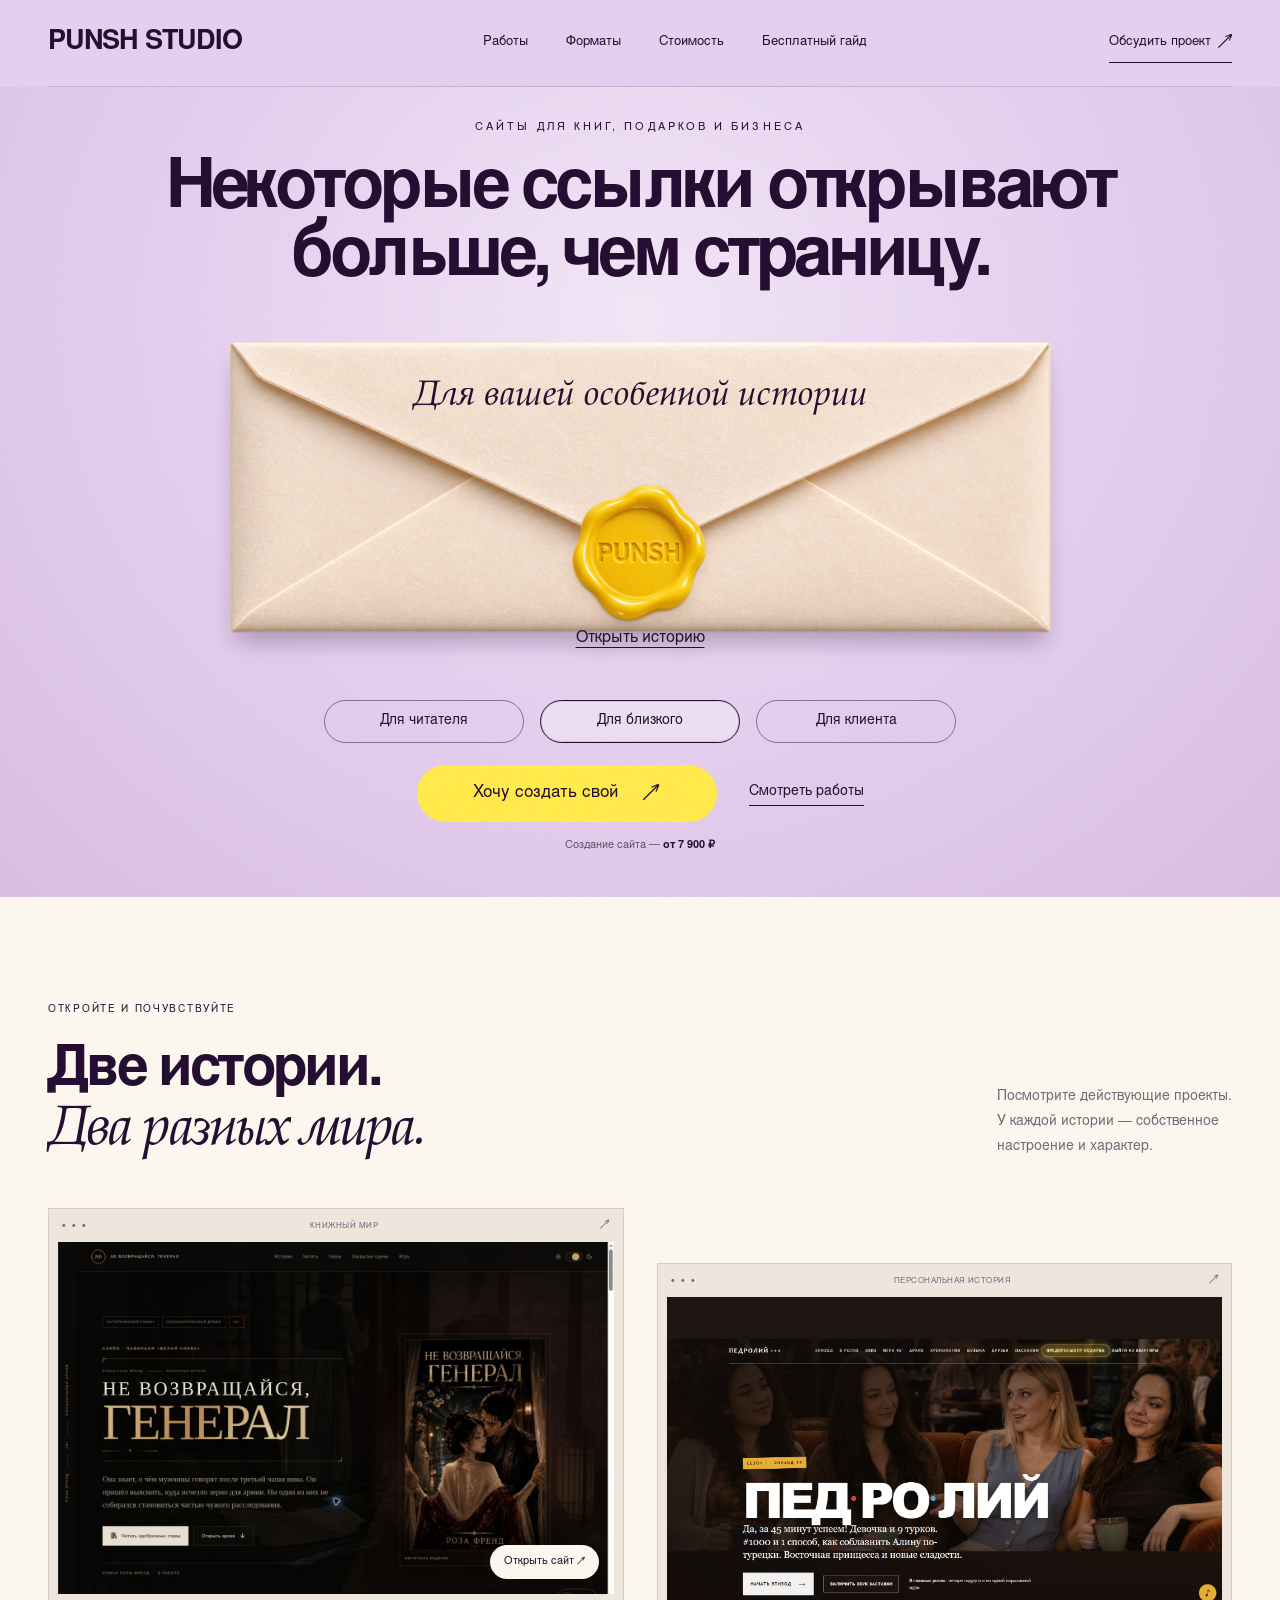
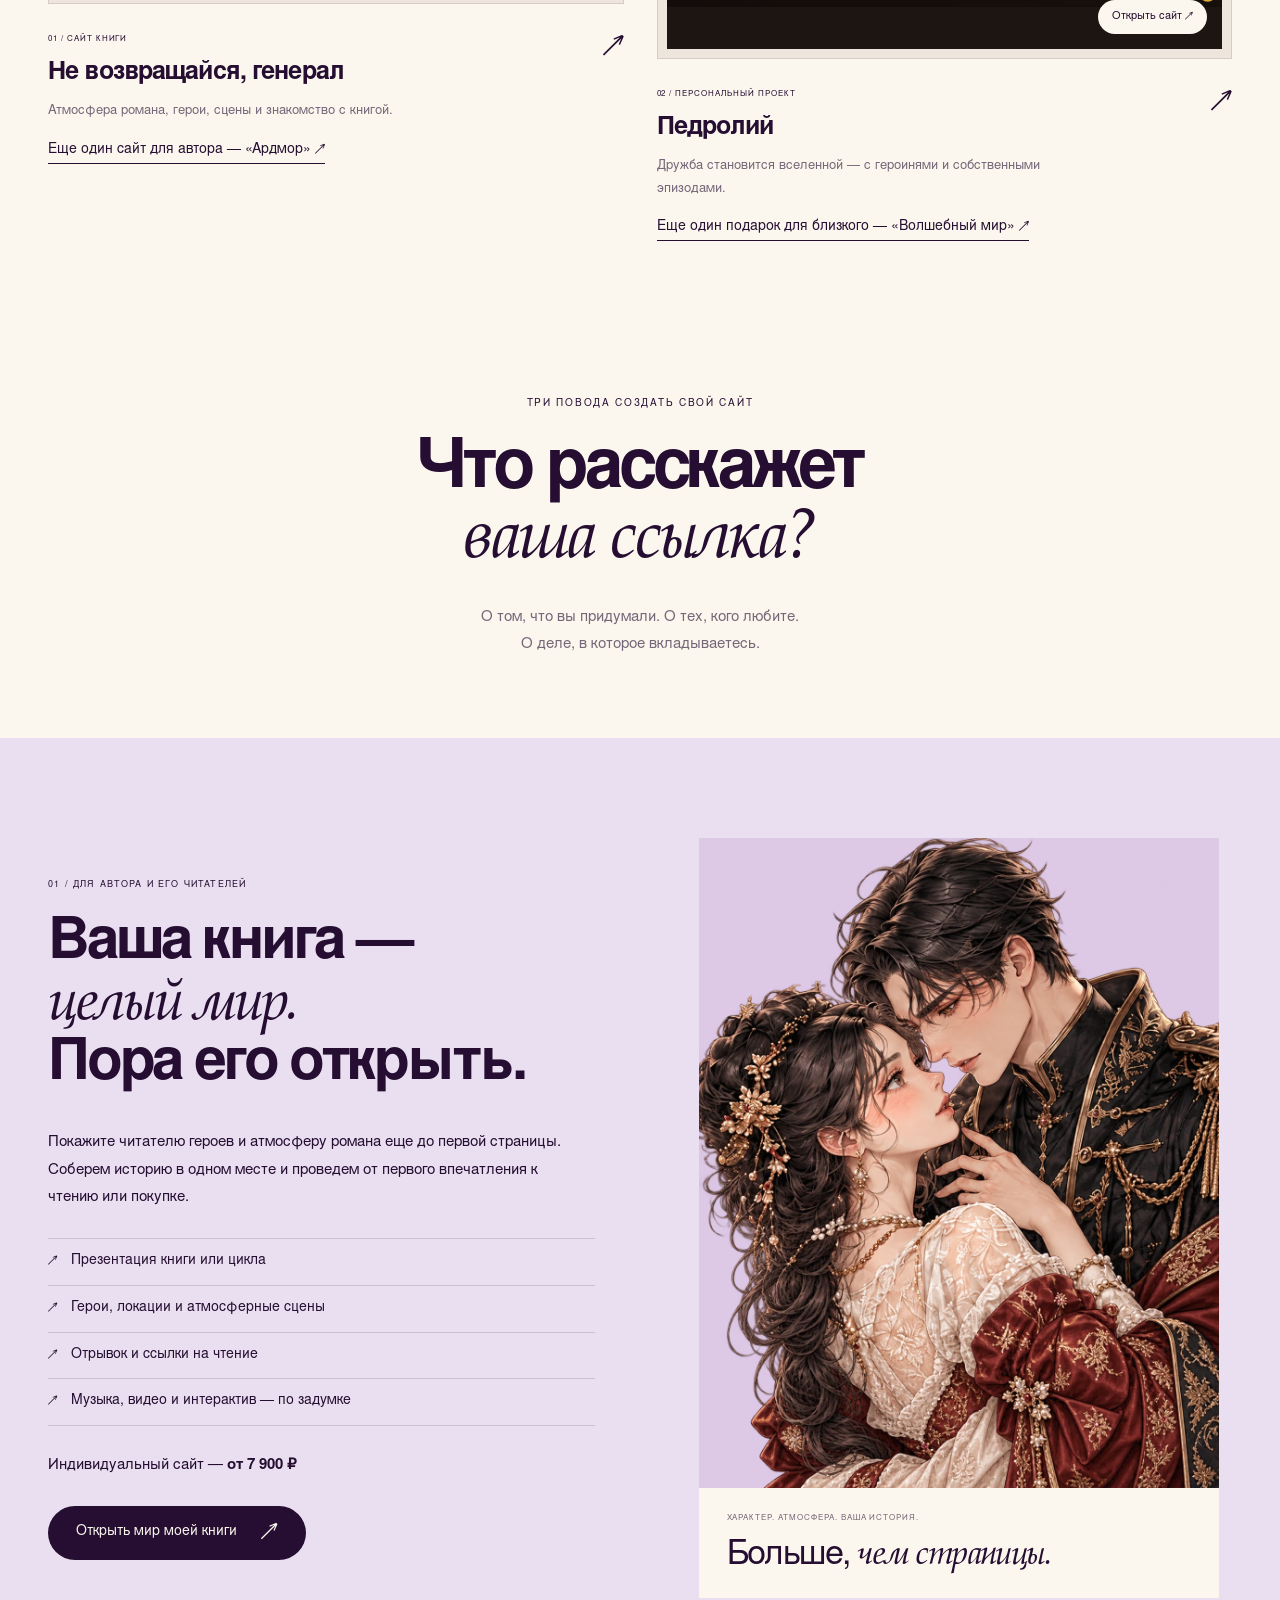
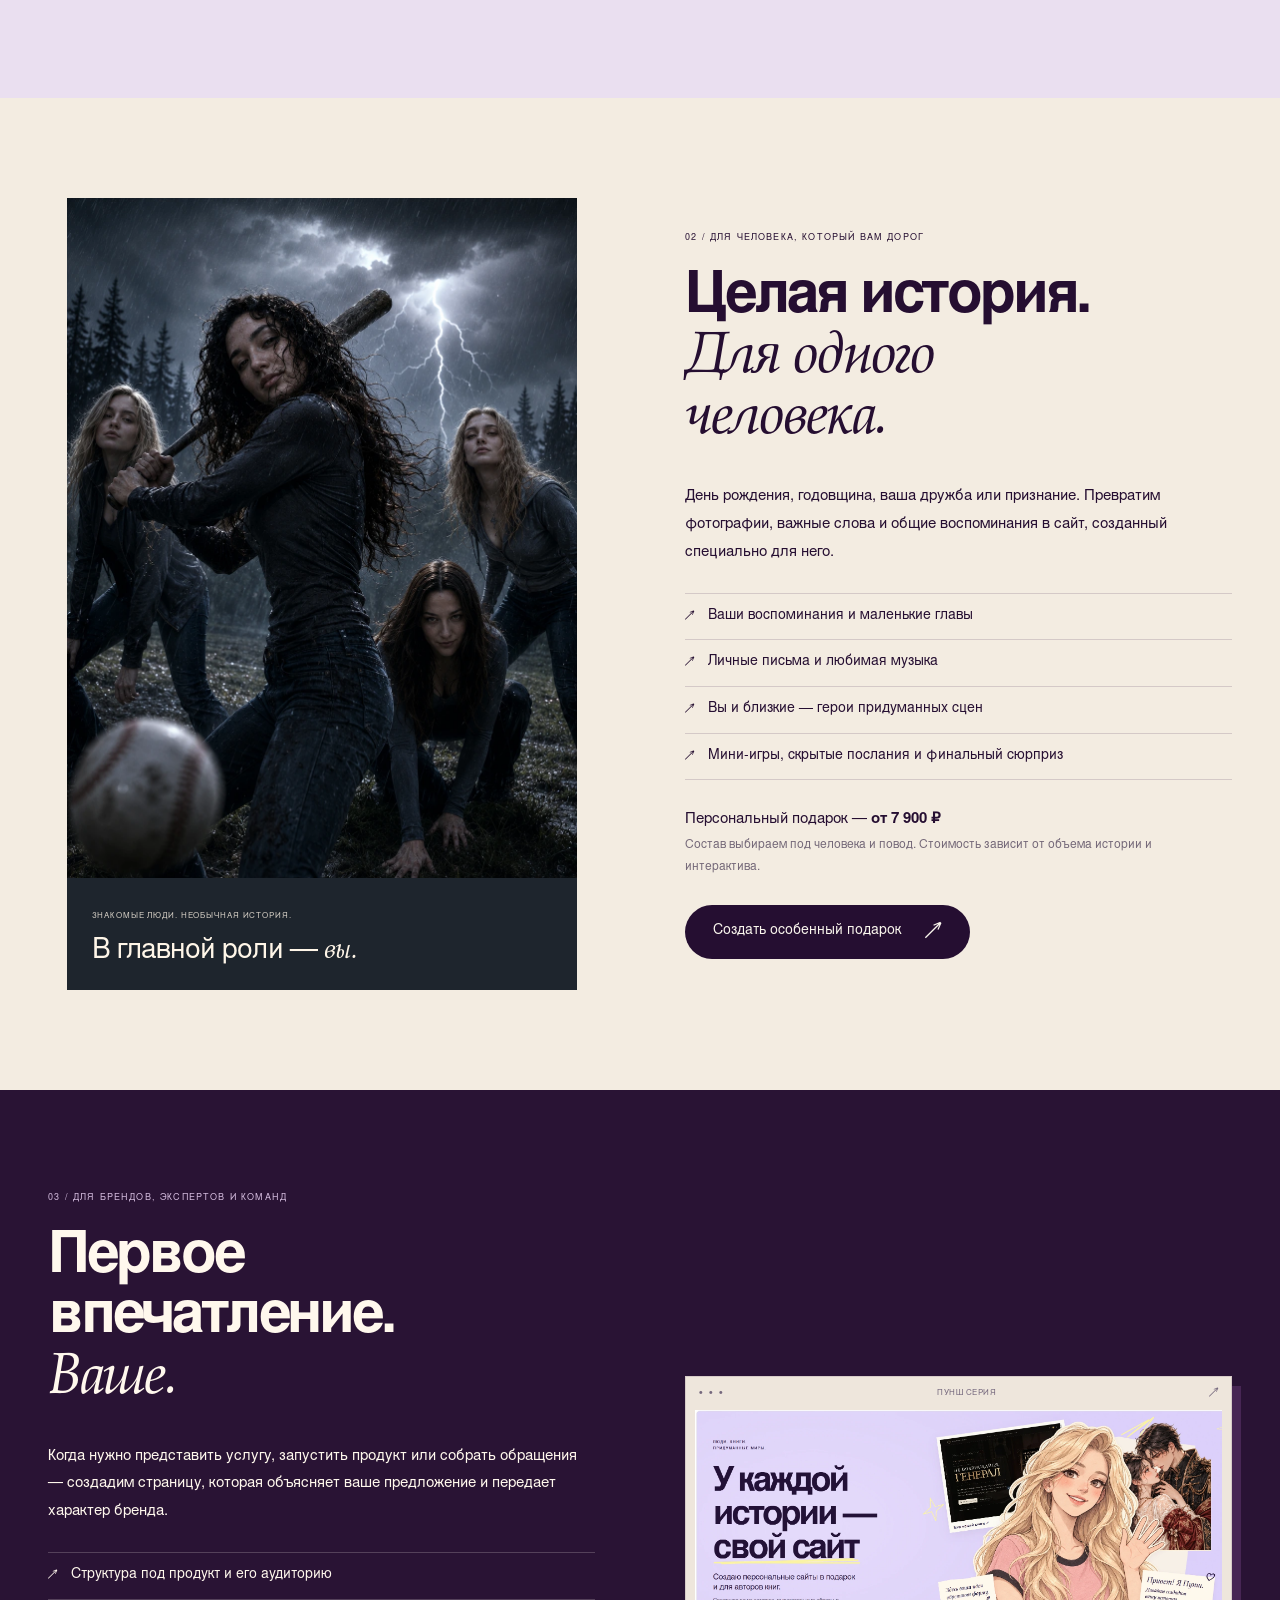
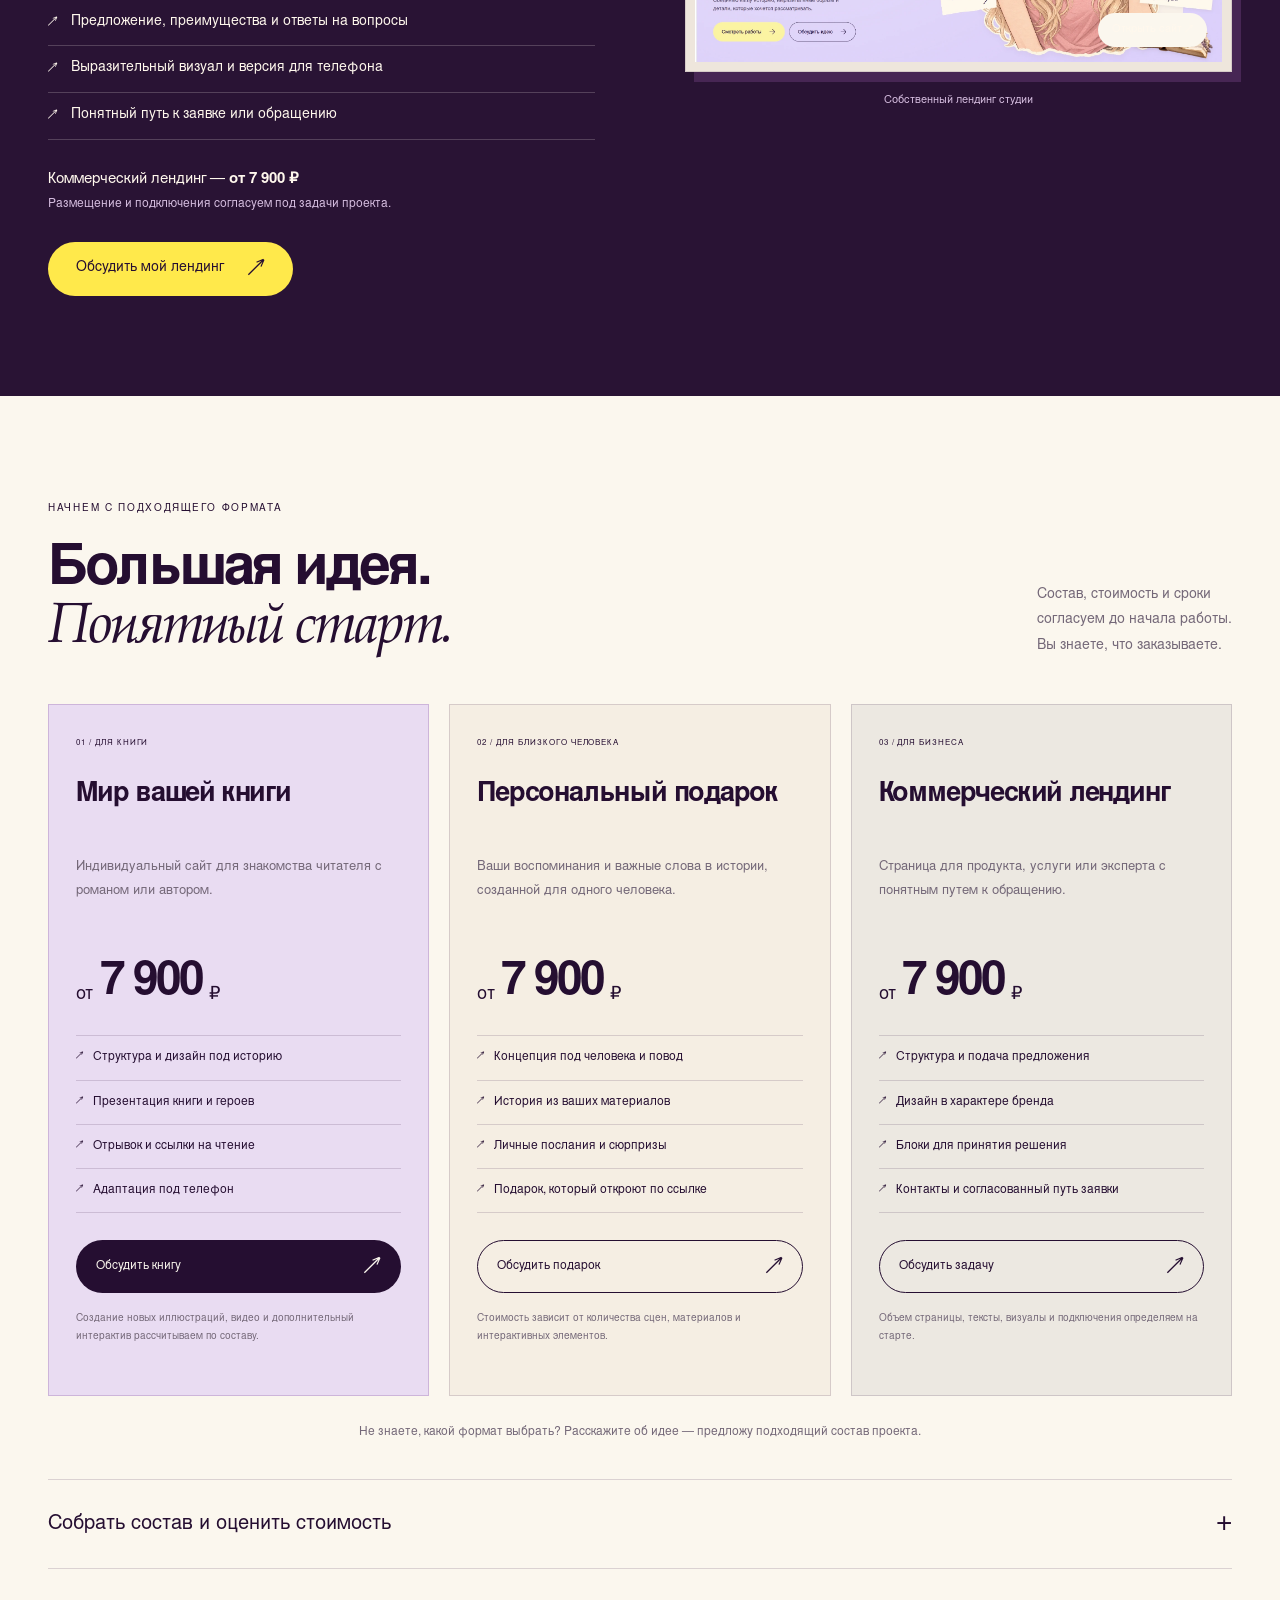
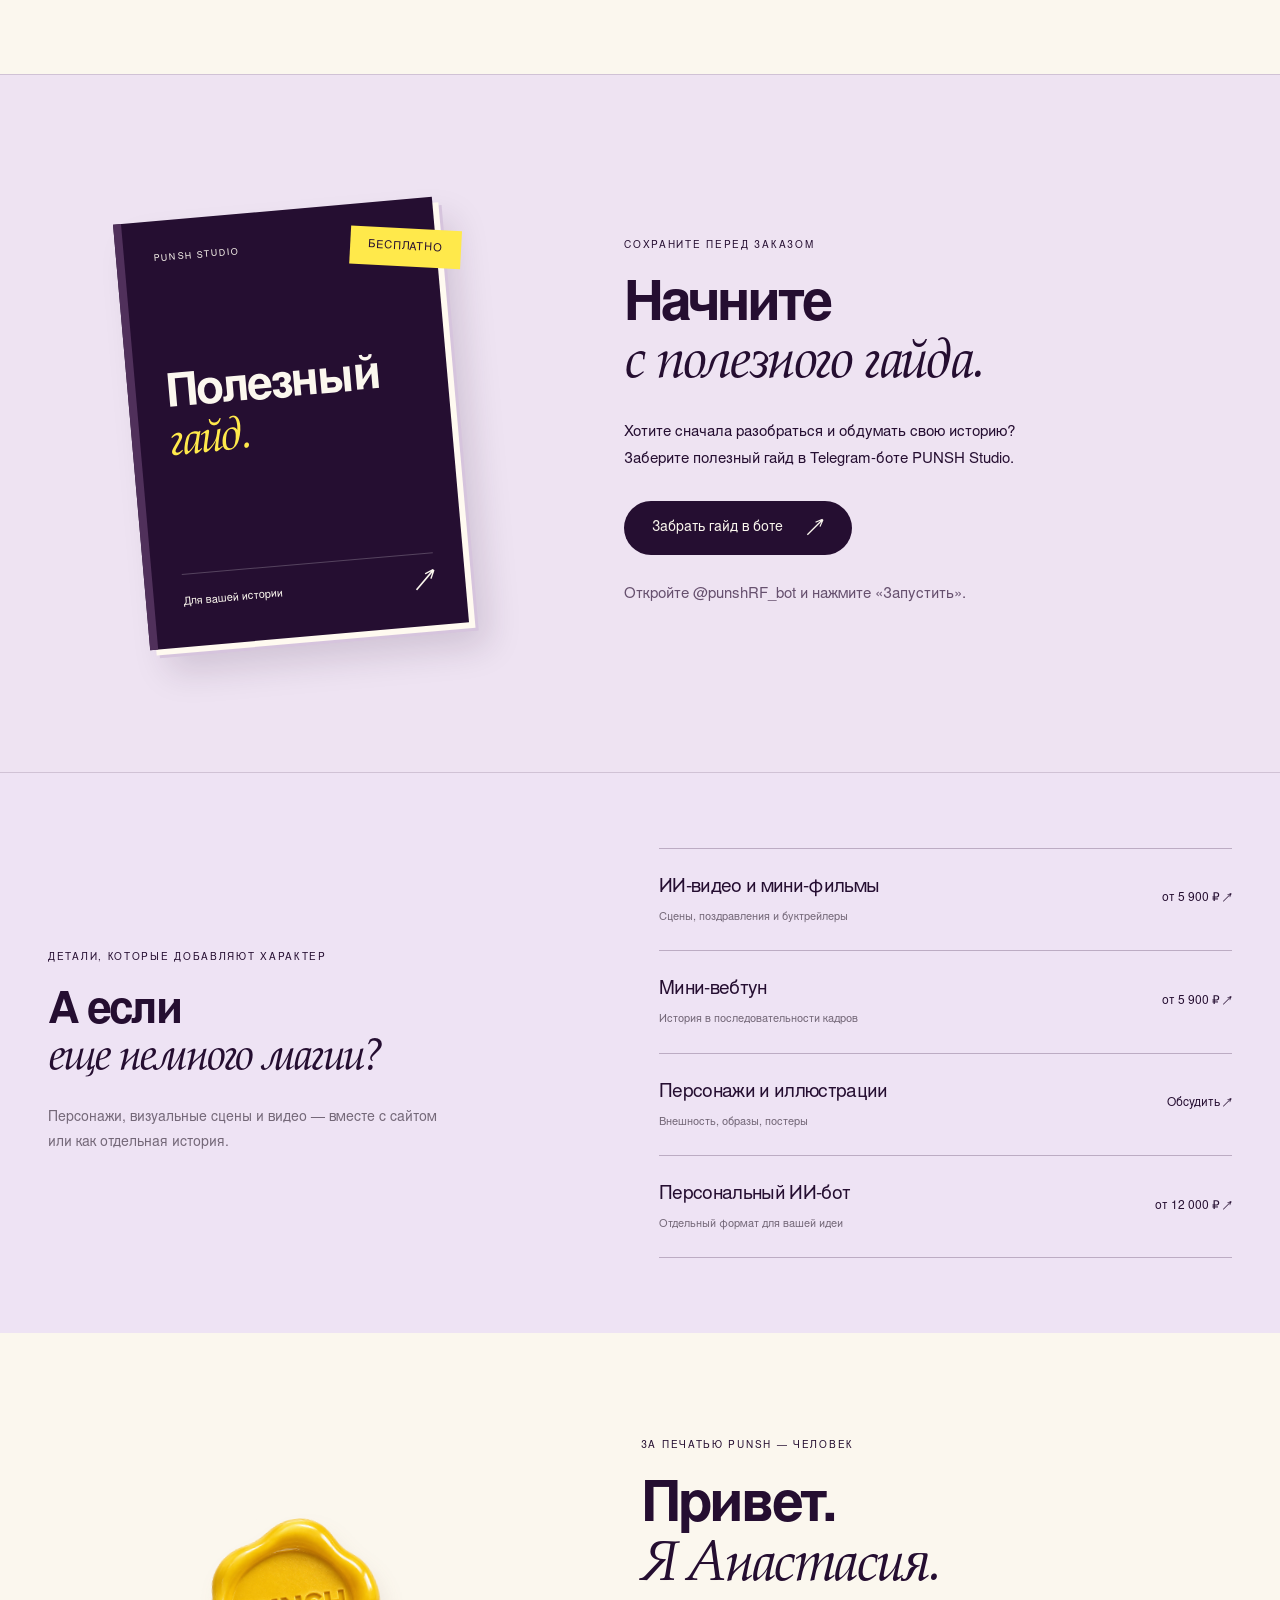
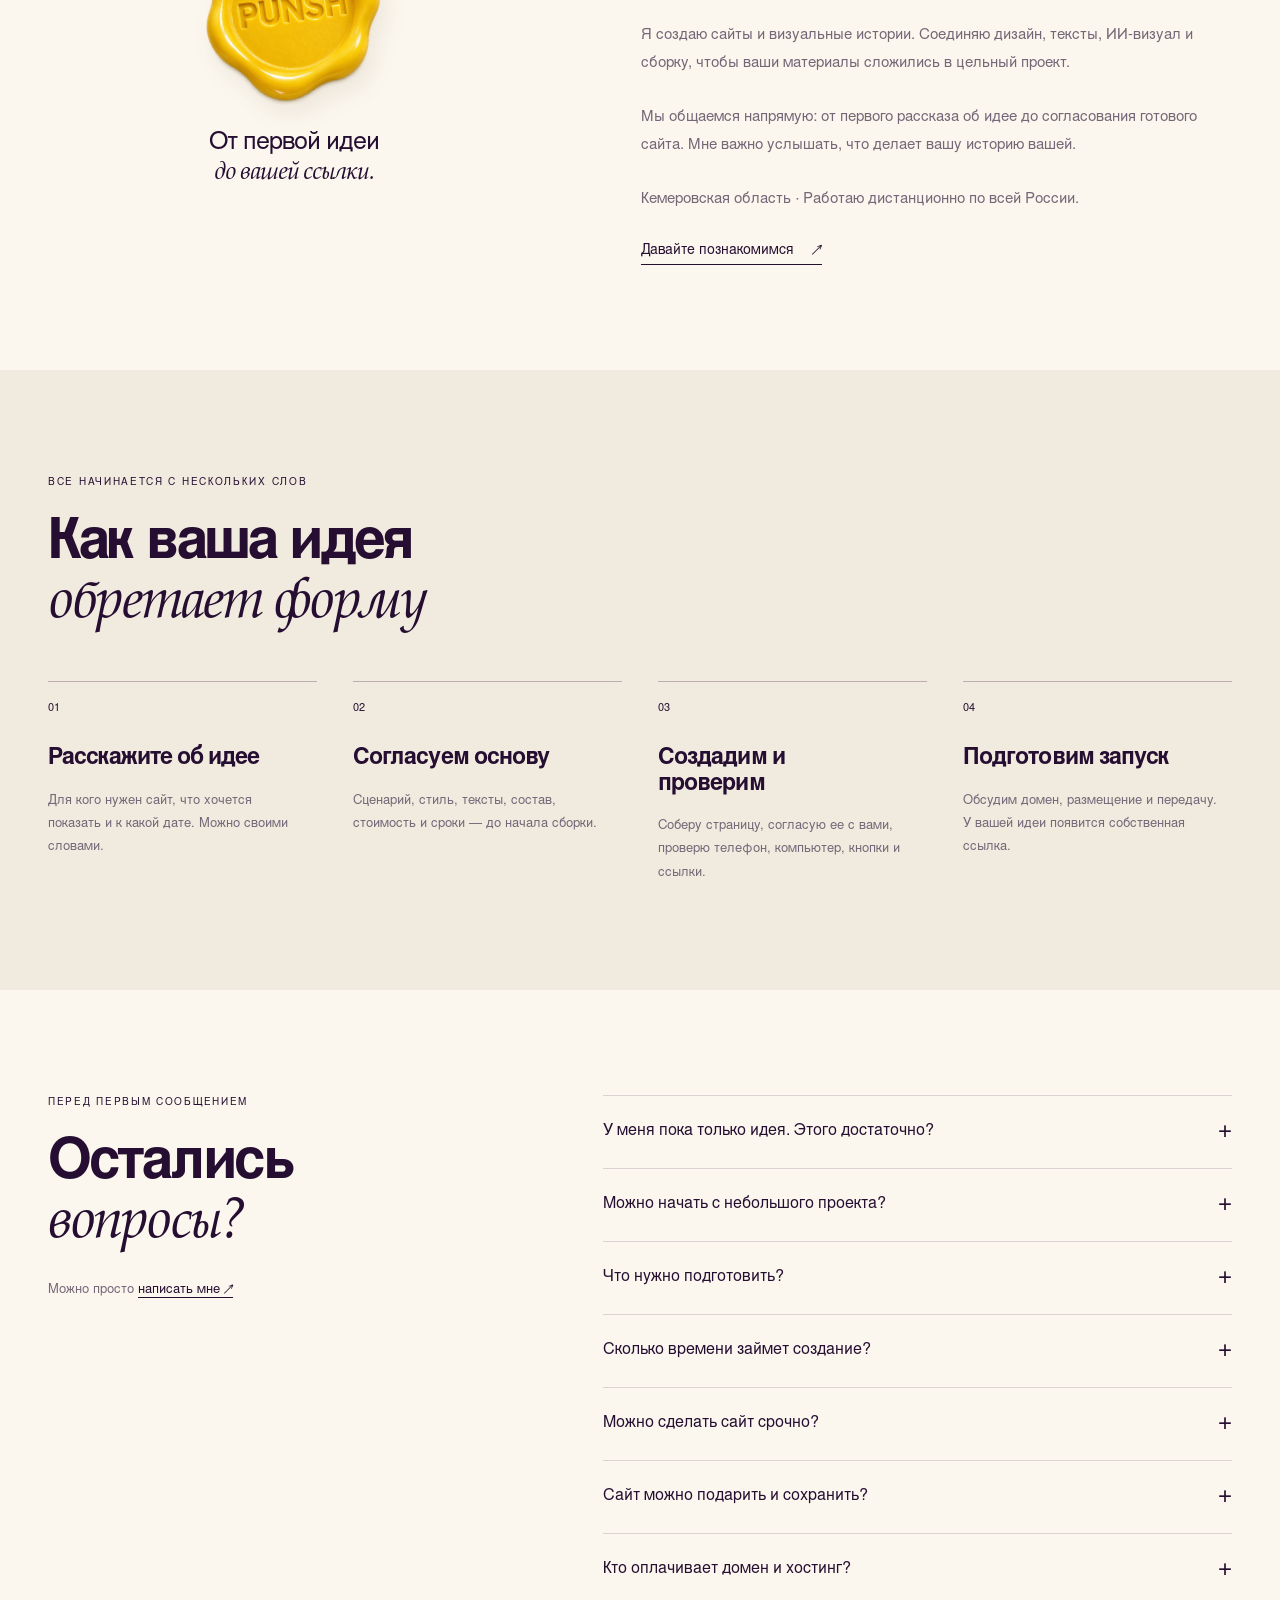
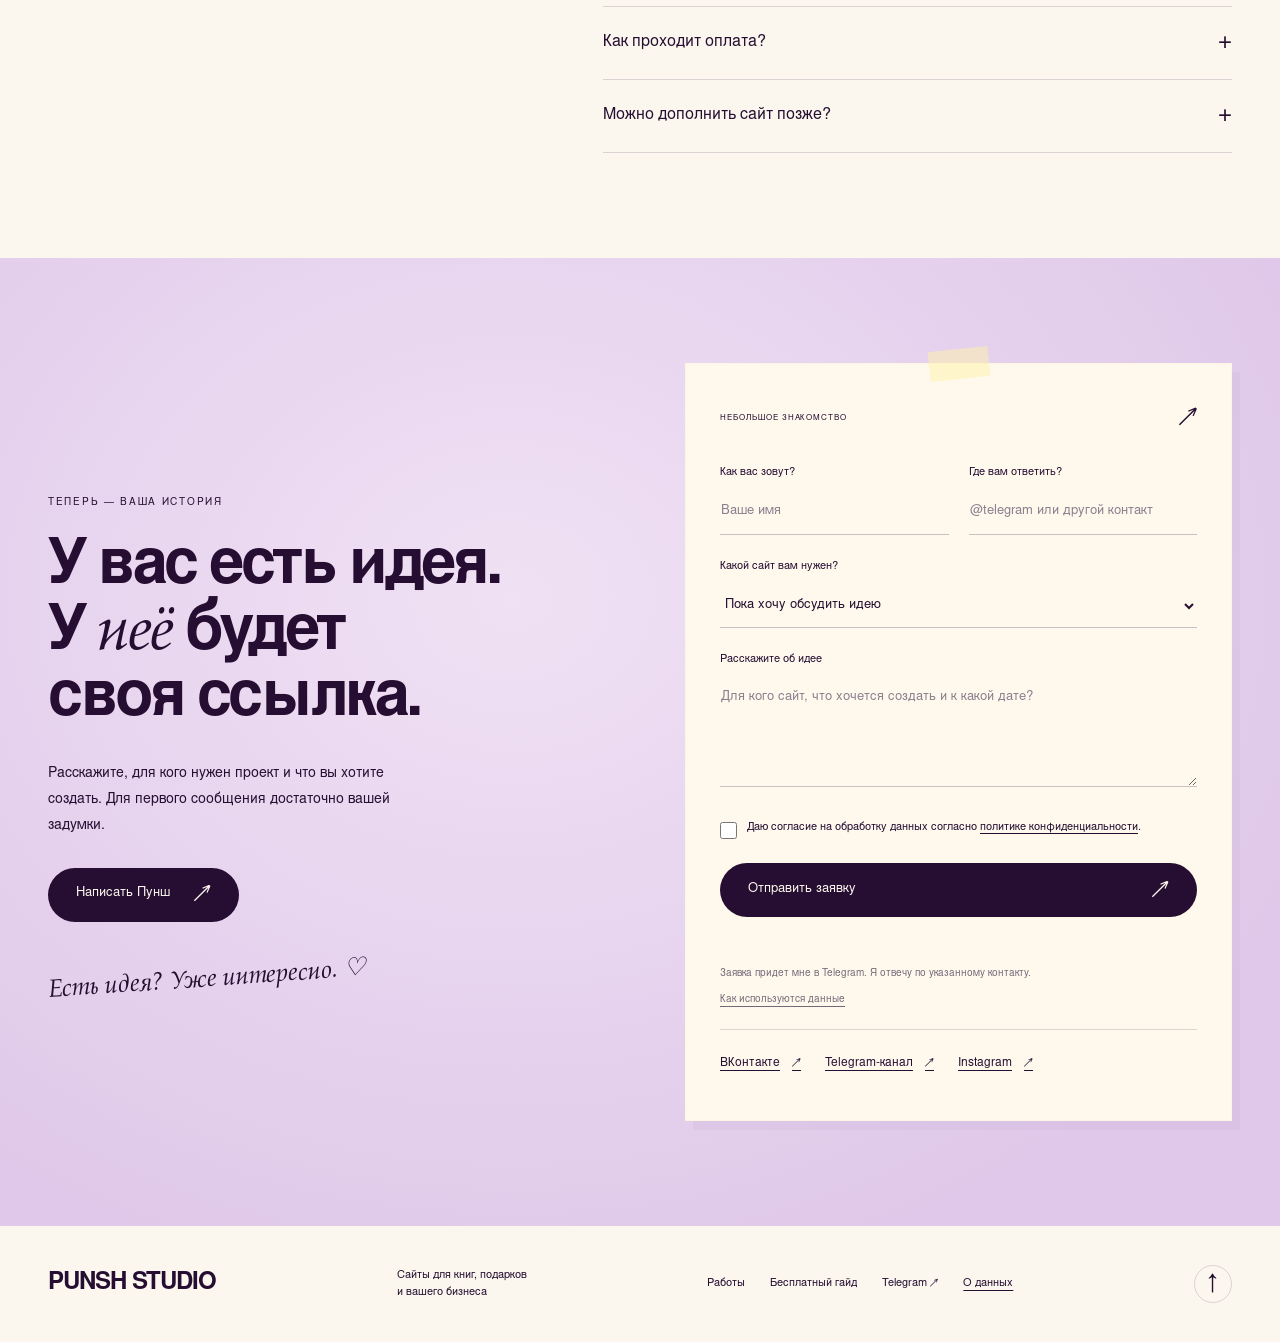
<file: index.html>
<!doctype html>
<html lang="ru">
<head>
<meta charset="utf-8"><meta name="viewport" content="width=device-width,initial-scale=1">
<title>PUNSH STUDIO — особенная история по вашей ссылке</title>
<meta name="description" content="Сайты для книг, персональные сайты-подарки и коммерческие лендинги — от 7 900 ₽. Откройте историю с печатью PUNSH.">
<meta name="theme-color" content="#e4cfee"><meta property="og:title" content="Некоторые ссылки открывают больше, чем страницу — PUNSH STUDIO"><meta property="og:description" content="Сайты для книг, особенных подарков и вашего бизнеса. Начнем с вашей истории."><meta property="og:type" content="website"><meta property="og:locale" content="ru_RU">
<link rel="icon" href="favicon.ico"><link rel="icon" type="image/svg+xml" href="assets/favicon.svg"><link rel="apple-touch-icon" href="assets/apple-touch-icon.png">
<link rel="preload" as="font" type="font/woff" crossorigin href="assets/studio-sans.woff"><link rel="preload" as="font" type="font/woff" crossorigin href="assets/studio-bold.woff">
<link rel="preload" as="image" href="assets/envelope-paper.webp"><link rel="preload" as="image" href="assets/punsh-seal.webp">
<link rel="stylesheet" href="envelope.css?v=book-frame-2"><script defer src="config.js"></script><script defer src="envelope.js"></script>
</head>
<body>
<a class="skip-link" href="#main">К содержанию</a>
<div class="header-world" id="top">
<header class="header wrap"><a class="brand" href="#top" aria-label="PUNSH STUDIO — на главную">PUNSH <span>STUDIO</span></a><nav class="nav" id="navigation" aria-label="Главное меню"><a href="#works">Работы</a><a href="#formats">Форматы</a><a href="#pricing">Стоимость</a><a href="#guide">Бесплатный гайд</a></nav><a class="header-contact" href="#contact">Обсудить проект <span aria-hidden="true" class="arrow">↗</span></a><button type="button" class="menu-toggle" aria-expanded="false" aria-controls="navigation" aria-label="Открыть меню"><span></span><span></span></button></header></div>
<main id="main">
<div class="invitation-world">
<section class="invitation-hero wrap" aria-labelledby="hero-title">
<div class="hero-intro"><p class="eyebrow">Сайты для книг, подарков и бизнеса</p><h1 id="hero-title">Некоторые ссылки открывают <span>больше, чем страницу.</span></h1></div>
<div class="envelope-stage" id="envelope-stage">
  <div class="envelope-letter">
    <div class="envelope-physical" aria-hidden="true"><div class="envelope-back"></div><img class="envelope-pocket" src="assets/envelope-paper.webp" width="2002" height="786" alt="" fetchpriority="high"><img class="envelope-flap" src="assets/envelope-paper.webp" width="2002" height="786" alt=""><p class="envelope-address" id="envelope-address">Для вашей особенной истории</p></div>
    <button type="button" class="seal-button" id="open-story" aria-controls="story-preview" aria-expanded="false"><img src="assets/punsh-seal.webp" width="1254" height="1254" alt="" fetchpriority="high"><span>Открыть историю</span></button>
  </div>
  <article class="story-preview" id="story-preview" aria-labelledby="demo-title" hidden>
    <button type="button" class="close-story" id="close-story" aria-label="Закрыть историю">×</button>
    <div class="demo-visual"><img id="demo-image" src="assets/envelope-gift-cover.webp" width="1122" height="1402" alt="Педролий — четыре подруги на диване"></div>
    <div class="demo-copy"><p class="eyebrow" id="demo-eyebrow">Для вашего близкого человека</p><h2 id="demo-title" tabindex="-1">Эта история — <br>про вас.</h2><p id="demo-description">Ваша дружба, общие воспоминания и вы сами — герои отдельного мира. Такой подарок можно открыть одной ссылкой.</p><button type="button" class="button button-dark" id="demo-order">Хочу похожий подарок <span aria-hidden="true" class="arrow">↗</span></button><a class="demo-project-link" id="demo-project-link" href="https://pedroliy.пуншсерия.рф/" target="_blank" rel="noopener noreferrer">Открыть сайт-пример ↗</a><a class="demo-project-link" id="demo-ardmore-link" href="https://ardmore.пуншсерия.рф/" target="_blank" rel="noopener noreferrer" hidden>Открыть «Ардмор» ↗</a><a class="demo-project-link" id="demo-magic-link" href="https://волшебныймирлс.пуншсерия.рф/" target="_blank" rel="noopener noreferrer">Открыть «Волшебный мир» ↗</a><span class="demo-visual-caption" id="demo-visual-caption">Персональный проект / Педролий</span></div>
  </article>
</div>
<div class="hero-below"><div class="story-selectors" role="group" aria-label="Для кого открыть историю"><button type="button" data-story="book" aria-pressed="false">Для читателя</button><button type="button" data-story="gift" aria-pressed="true">Для близкого</button><button type="button" data-story="business" aria-pressed="false">Для клиента</button></div><div class="hero-actions"><button type="button" class="button button-lemon" id="hero-order">Хочу создать свой <span aria-hidden="true" class="arrow">↗</span></button><a class="text-link" href="#works">Смотреть работы</a></div><p class="hero-price">Создание сайта — <b>от 7 900 ₽</b></p></div>
<p class="sr-only" id="story-status" role="status" aria-live="polite"></p>
</section>
</div>

<section class="works-section section wrap" id="works" aria-labelledby="works-title"><div class="section-top"><div><p class="eyebrow">Откройте и почувствуйте</p><h2 id="works-title">Две истории. <br><em>Два разных мира.</em></h2></div><p class="section-aside">Посмотрите действующие проекты. <br>У каждой истории — собственное <br>настроение и характер.</p></div><div class="project-grid">
<div class="project-group"><a class="project" href="https://general.пуншсерия.рф/" target="_blank" rel="noopener noreferrer"><div class="project-window"><div class="window-bar" aria-hidden="true"><span>● ● ●</span><span>КНИЖНЫЙ МИР</span><span>↗</span></div><img src="assets/general-site.webp" width="1348" height="926" alt="Сайт исторического романа «Не возвращайся, генерал»" loading="lazy"><span class="project-open">Открыть сайт ↗</span></div><div class="project-caption"><div><span class="tiny">01 / Сайт книги</span><h3>Не возвращайся, генерал</h3><p>Атмосфера романа, герои, сцены и знакомство с книгой.</p></div><span aria-hidden="true">↗</span></div></a><a class="text-link project-example-link" href="https://ardmore.пуншсерия.рф/" target="_blank" rel="noopener noreferrer">Еще один сайт для автора — «Ардмор» ↗</a></div>
<div class="project-group"><a class="project" href="https://pedroliy.пуншсерия.рф/" target="_blank" rel="noopener noreferrer"><div class="project-window"><div class="window-bar" aria-hidden="true"><span>● ● ●</span><span>ПЕРСОНАЛЬНАЯ ИСТОРИЯ</span><span>↗</span></div><img class="pedroliy-cover" src="assets/pedroliy-friends-cover.webp" width="1832" height="883" alt="Персональный сайт «Педролий»" loading="lazy"><span class="project-open">Открыть сайт ↗</span></div><div class="project-caption"><div><span class="tiny">02 / Персональный проект</span><h3>Педролий</h3><p>Дружба становится вселенной — с героинями и собственными эпизодами.</p></div><span aria-hidden="true">↗</span></div></a><a class="text-link project-example-link" href="https://волшебныймирлс.пуншсерия.рф/" target="_blank" rel="noopener noreferrer">Еще один подарок для близкого — «Волшебный мир» ↗</a></div>
</div></section>

<section class="formats-section" id="formats" aria-labelledby="formats-title"><div class="format-intro section wrap"><p class="eyebrow">Три повода создать свой сайт</p><h2 id="formats-title">Что расскажет <br><em>ваша ссылка?</em></h2><p>О том, что вы придумали. О тех, кого любите. <br>О деле, в которое вкладываетесь.</p></div>
<article class="service-story service-book" id="book" aria-labelledby="book-title"><div class="wrap service-layout"><div class="service-copy"><p class="eyebrow">01 / Для автора и его читателей</p><h2 id="book-title">Ваша книга — <br><em>целый мир.</em> <br>Пора его открыть.</h2><p>Покажите читателю героев и атмосферу романа еще до первой страницы. Соберем историю в одном месте и проведем от первого впечатления к чтению или покупке.</p><ul class="editorial-list"><li>Презентация книги или цикла</li><li>Герои, локации и атмосферные сцены</li><li>Отрывок и ссылки на чтение</li><li>Музыка, видео и интерактив — по задумке</li></ul><p class="service-price">Индивидуальный сайт — <b>от 7 900 ₽</b></p><button type="button" class="button button-dark" data-inquiry="Сайт для автора или книги">Открыть мир моей книги <span aria-hidden="true" class="arrow">↗</span></button></div><figure class="book-art"><img src="assets/manhwa-couple.webp" width="1122" height="1402" alt="Иллюстрированные герои книжного мира" loading="lazy"><figcaption><span class="tiny">Характер. Атмосфера. Ваша история.</span><p>Больше, <em>чем страницы.</em></p></figcaption></figure></div></article>
<article class="service-story service-gift" id="gift" aria-labelledby="gift-title"><div class="wrap service-layout"><figure class="gift-art"><img src="assets/friendship-scene.webp" width="1023" height="1537" alt="Четыре героини персонального проекта в кинематографической сцене" loading="lazy"><figcaption><span class="tiny">Знакомые люди. Необычная история.</span><p>В главной роли — <em>вы.</em></p></figcaption></figure><div class="service-copy"><p class="eyebrow">02 / Для человека, который вам дорог</p><h2 id="gift-title">Целая история. <br><em>Для одного <br>человека.</em></h2><p>День рождения, годовщина, ваша дружба или признание. Превратим фотографии, важные слова и общие воспоминания в сайт, созданный специально для него.</p><ul class="editorial-list"><li>Ваши воспоминания и маленькие главы</li><li>Личные письма и любимая музыка</li><li>Вы и близкие — герои придуманных сцен</li><li>Мини-игры, скрытые послания и финальный сюрприз</li></ul><p class="service-price">Персональный подарок — <b>от 7 900 ₽</b></p><p class="small muted">Состав выбираем под человека и повод. Стоимость зависит от объема истории и интерактива.</p><button type="button" class="button button-dark" data-inquiry="Сайт в подарок">Создать особенный подарок <span aria-hidden="true" class="arrow">↗</span></button></div></div></article>
<article class="service-story service-business" id="business" aria-labelledby="business-title"><div class="wrap service-layout"><div class="service-copy"><p class="eyebrow">03 / Для брендов, экспертов и команд</p><h2 id="business-title">Первое <br>впечатление. <br><em>Ваше.</em></h2><p>Когда нужно представить услугу, запустить продукт или собрать обращения — создадим страницу, которая объясняет ваше предложение и передает характер бренда.</p><ul class="editorial-list"><li>Структура под продукт и его аудиторию</li><li>Предложение, преимущества и ответы на вопросы</li><li>Выразительный визуал и версия для телефона</li><li>Понятный путь к заявке или обращению</li></ul><p class="service-price">Коммерческий лендинг — <b>от 7 900 ₽</b></p><p class="small">Размещение и подключения согласуем под задачи проекта.</p><button type="button" class="button button-lemon" data-inquiry="Коммерческий лендинг">Обсудить мой лендинг <span aria-hidden="true" class="arrow">↗</span></button></div><div class="business-art">
  <a class="project" href="https://пуншсерия.рф/" target="_blank" rel="noopener noreferrer">
    <div class="project-window">
      <div class="window-bar" aria-hidden="true"><span>● ● ●</span><span>ПУНШ СЕРИЯ</span><span>↗</span></div>
      <img class="studio-cover" src="assets/punsh-series-site.webp" width="1895" height="909" alt="Главная страница сайта «Пунш Серия»" loading="lazy">
      <span class="project-open">Открыть сайт ↗</span>
    </div>
  </a>
  <p class="business-art-note">Собственный лендинг студии</p>
</div></div></article>
</section>

<section class="pricing-section section wrap" id="pricing" aria-labelledby="pricing-title">
  <div class="section-intro intro-split"><div><p class="eyebrow">Начнем с подходящего формата</p><h2 id="pricing-title">Большая идея. <br><span class="serif-accent">Понятный старт.</span></h2></div><p class="intro-aside">Состав, стоимость и сроки <br>согласуем до начала работы. <br>Вы знаете, что заказываете.</p></div>
  <div class="price-grid">
    <article class="offer offer-book"><span class="tiny">01 / Для книги</span><h3>Мир вашей книги</h3><p class="offer-description">Индивидуальный сайт для знакомства читателя с романом или автором.</p><p class="offer-price">от <strong>7 900</strong> ₽</p><ul><li>Структура и дизайн под историю</li><li>Презентация книги и героев</li><li>Отрывок и ссылки на чтение</li><li>Адаптация под телефон</li></ul><button class="button button-dark" data-inquiry="Сайт для автора или книги">Обсудить книгу <span aria-hidden="true" class="arrow">↗</span></button><p class="offer-fine">Создание новых иллюстраций, видео и дополнительный интерактив рассчитываем по составу.</p></article>
    <article class="offer offer-gift"><span class="tiny">02 / Для близкого человека</span><h3>Персональный подарок</h3><p class="offer-description">Ваши воспоминания и важные слова в истории, созданной для одного человека.</p><p class="offer-price">от <strong>7 900</strong> ₽</p><ul><li>Концепция под человека и повод</li><li>История из ваших материалов</li><li>Личные послания и сюрпризы</li><li>Подарок, который откроют по ссылке</li></ul><button class="button button-outline" data-inquiry="Сайт в подарок">Обсудить подарок <span aria-hidden="true" class="arrow">↗</span></button><p class="offer-fine">Стоимость зависит от количества сцен, материалов и интерактивных элементов.</p></article>
    <article class="offer offer-business"><span class="tiny">03 / Для бизнеса</span><h3>Коммерческий лендинг</h3><p class="offer-description">Страница для продукта, услуги или эксперта с понятным путем к обращению.</p><p class="offer-price">от <strong>7 900</strong> ₽</p><ul><li>Структура и подача предложения</li><li>Дизайн в характере бренда</li><li>Блоки для принятия решения</li><li>Контакты и согласованный путь заявки</li></ul><button class="button button-outline" data-inquiry="Коммерческий лендинг">Обсудить задачу <span aria-hidden="true" class="arrow">↗</span></button><p class="offer-fine">Объем страницы, тексты, визуалы и подключения определяем на старте.</p></article>
  </div>
  <p class="pricing-footnote">Не знаете, какой формат выбрать? Расскажите об идее — предложу подходящий состав проекта.</p>
  <details class="estimate-builder" id="estimate-builder"><summary>Собрать состав и оценить стоимость <span aria-hidden="true">+</span></summary><div class="estimate-layout" id="project-estimator"><fieldset class="estimate-controls" id="estimate-controls" disabled><legend>Состав проекта</legend><div class="field"><label for="estimate-base">Выберите основу</label><select id="estimate-base">
    <option value="book" data-description="Интерактивный сайт для автора книги." data-price="7900" data-from="1" data-name="Сайт книги" data-kind="Сайт для автора или книги">Сайт книги — от 7 900 ₽</option>
    <option value="scene" data-description="Небольшой интерактивный сайт-подарок." data-price="7900" data-from="1" data-name="Мини-сцена" data-kind="Сайт в подарок">Мини-сцена / подарок — от 7 900 ₽</option>
    <option value="business" data-description="Страница для продукта, услуги или эксперта." data-price="7900" data-from="1" data-name="Коммерческий лендинг" data-kind="Коммерческий лендинг">Коммерческий лендинг — от 7 900 ₽</option>
    <option value="pilot" data-description="Первый этап интерактивной истории." data-price="19900" data-from="1" data-name="Пилот" data-kind="Сайт в подарок">Пилот — от 19 900 ₽</option>
    <option value="ep1" data-description="Полноценный сайт-подарок." data-price="39900" data-name="Первый эпизод" data-kind="Сайт в подарок">Первый эпизод — 39 900 ₽</option>
    <option value="series" data-description="Расширенный сайт-подарок." data-price="69900" data-name="Личная серия" data-kind="Сайт в подарок">Личная серия — 69 900 ₽</option>
    <option value="season" data-description="Большой сайт из нескольких эпизодов." data-price="119900" data-name="Целый сезон" data-kind="Сайт в подарок">Целый сезон — 119 900 ₽</option>
  </select><p class="estimate-base-description small muted" id="estimate-base-description">Интерактивный сайт для автора книги.</p></div><fieldset class="estimate-extras"><legend>Дополнения</legend>
    <label><input type="checkbox" data-estimate-extra data-price="2500" value="Дополнительная сцена"><span>Ещё сцена <small>2 500 ₽</small></span></label>
    <label><input type="checkbox" data-estimate-extra data-price="3900" value="Секретная комната"><span>Секретная комната <small>3 900 ₽</small></span></label>
    <label><input type="checkbox" data-estimate-extra data-price="4900" value="Мини-игра"><span>Мини-игра <small>4 900 ₽</small></span></label>
    <label><input type="checkbox" data-estimate-extra data-price="5900" value="ИИ-видеосцена"><span>ИИ-видеосцена <small>5 900 ₽</small></span></label>
    <label><input type="checkbox" data-estimate-extra data-price="2900" value="Пять ИИ-изображений"><span>5 ИИ-изображений <small>2 900 ₽</small></span></label>
    <label><input type="checkbox" data-estimate-extra data-price="6900" value="Второй визуальный режим"><span>Второй режим сайта <small>6 900 ₽</small></span></label>
  </fieldset><label class="estimate-rush"><input type="checkbox" id="estimate-rush"><span>Срочное выполнение <b>+30%</b></span></label></fieldset><div class="estimate-result"><p class="eyebrow">Предварительная стоимость</p><output id="estimate-total" aria-live="polite" aria-atomic="true">от 7 900 ₽</output><ul id="estimate-lines"><li>Сайт книги</li></ul><p class="small">Итоговую цену, состав и сроки согласуем после обсуждения сложности проекта.</p><button type="button" class="button button-dark" id="estimate-transfer" disabled>Добавить расчёт в заявку <span aria-hidden="true" class="arrow">↗</span></button><noscript><p class="small">Для расчёта включите JavaScript или расскажите об идее в форме ниже.</p></noscript></div></div></details>
</section>

<section class="guide-section section" id="guide" aria-labelledby="guide-title"><div class="wrap guide-layout"><div class="guide-art" aria-hidden="true"><div class="guide-cover"><span class="tiny">PUNSH STUDIO</span><span class="guide-cover-title">Полезный<br><i>гайд.</i></span><span class="guide-cover-bottom">Для вашей истории <span>↗</span></span><span class="guide-badge">Бесплатно</span></div></div><div class="guide-copy"><p class="eyebrow">Сохраните перед заказом</p><h2 id="guide-title">Начните<br><em>с полезного гайда.</em></h2><p>Хотите сначала разобраться и обдумать свою историю? Заберите полезный гайд в Telegram-боте PUNSH Studio.</p><a class="button button-dark" data-guide-bot href="https://t.me/punshRF_bot" target="_blank" rel="noopener noreferrer">Забрать гайд в боте <span aria-hidden="true" class="arrow">↗</span></a><p class="guide-note">Откройте @punshRF_bot и нажмите «Запустить».</p></div></div></section>

<section class="extras-section section"><div class="wrap extras-layout"><div><p class="eyebrow">Детали, которые добавляют характер</p><h2>А если <br><em>еще немного магии?</em></h2><p>Персонажи, визуальные сцены и видео — вместе с сайтом или как отдельная история.</p></div><div class="extra-list"><button type="button" data-inquiry="ИИ-видео"><span><b>ИИ-видео и мини-фильмы</b><small>Сцены, поздравления и буктрейлеры</small></span><span>от 5 900 ₽ ↗</span></button><button type="button" data-inquiry="Мини-вебтун"><span><b>Мини-вебтун</b><small>История в последовательности кадров</small></span><span>от 5 900 ₽ ↗</span></button><button type="button" data-inquiry="Визуал и персонажи"><span><b>Персонажи и иллюстрации</b><small>Внешность, образы, постеры</small></span><span>Обсудить ↗</span></button><button type="button" data-inquiry="Персональный ИИ-бот"><span><b>Персональный ИИ-бот</b><small>Отдельный формат для вашей идеи</small></span><span>от 12 000 ₽ ↗</span></button></div></div></section>

<section class="about-section section wrap" aria-labelledby="about-title"><div class="about-mark"><img src="assets/punsh-seal.webp" width="1230" height="1254" alt="Восковая печать PUNSH" loading="lazy"><p>От первой идеи <br><em>до вашей ссылки.</em></p></div><div class="about-copy"><p class="eyebrow">За печатью PUNSH — человек</p><h2 id="about-title">Привет. <br><em>Я Анастасия.</em></h2><p>Я создаю сайты и визуальные истории. Соединяю дизайн, тексты, ИИ-визуал и сборку, чтобы ваши материалы сложились в цельный проект.</p><p>Мы общаемся напрямую: от первого рассказа об идее до согласования готового сайта. Мне важно услышать, что делает вашу историю вашей.</p><p class="about-location">Кемеровская область · Работаю дистанционно по всей России.</p><a class="text-link" href="#contact">Давайте познакомимся <span aria-hidden="true" class="arrow">↗</span></a></div></section>

<section class="process-section section" id="process" aria-labelledby="process-title"><div class="wrap"><div class="section-top"><div><p class="eyebrow">Все начинается с нескольких слов</p><h2 id="process-title">Как ваша идея <br><em>обретает форму</em></h2></div></div><ol class="steps-grid"><li><span>01</span><h3>Расскажите об идее</h3><p>Для кого нужен сайт, что хочется показать и к какой дате. Можно своими словами.</p></li><li><span>02</span><h3>Согласуем основу</h3><p>Сценарий, стиль, тексты, состав, стоимость и сроки — до начала сборки.</p></li><li><span>03</span><h3>Создадим и проверим</h3><p>Соберу страницу, согласую ее с вами, проверю телефон, компьютер, кнопки и ссылки.</p></li><li><span>04</span><h3>Подготовим запуск</h3><p>Обсудим домен, размещение и передачу. У вашей идеи появится собственная ссылка.</p></li></ol></div></section>

<section class="faq-section section wrap" aria-labelledby="faq-title"><div><p class="eyebrow">Перед первым сообщением</p><h2 id="faq-title">Остались <br><span class="serif-accent">вопросы?</span></h2><p class="faq-invite">Можно просто <a href="https://t.me/Punsh_E" target="_blank" rel="noopener noreferrer">написать мне ↗</a></p></div><div class="faq-list">
<details><summary>У меня пока только идея. Этого достаточно?<span aria-hidden="true">+</span></summary><p>Да. Расскажите, для кого нужен сайт и какого впечатления вы хотите добиться. Я помогу определить структуру и материалы для старта.</p></details>
<details><summary>Можно начать с небольшого проекта?<span aria-hidden="true">+</span></summary><p>Да. Мини-сцена — от 7 900 ₽: можно начать с небольшой истории, а позже добавить сцены, мини-игры и секретные разделы. Состав и стоимость расширения согласуем отдельно.</p></details>
<details><summary>Что нужно подготовить?<span aria-hidden="true">+</span></summary><p>Для книги — описание романа, информацию о героях, отрывок и ссылки на чтение. Для подарка — фотографии, воспоминания и важные слова. Для бизнеса — описание продукта, аудитории и задачи. Если чего-то не хватает, обсудим, как подготовить материалы.</p></details>
<details><summary>Сколько времени займет создание?<span aria-hidden="true">+</span></summary><p>Срок зависит от объема страницы, готовности материалов, видео и интерактивных элементов. Точную дату согласуем до начала работы. Если сайт нужен к событию, напишите об этом сразу.</p></details>
<details><summary>Можно сделать сайт срочно?<span aria-hidden="true">+</span></summary><p>Срочное выполнение — +30% к итоговой стоимости. Возможность ускорить проект и дату готовности согласуем после обсуждения объема.</p></details>
<details><summary>Сайт можно подарить и сохранить?<span aria-hidden="true">+</span></summary><p>Да. Сайт-подарок можно открыть по ссылке в день события и возвращаться к вашей истории позже. Перед запуском согласуем срок размещения, доступ к сайту и передачу файлов.</p></details>
<details><summary>Кто оплачивает домен и хостинг?<span aria-hidden="true">+</span></summary><p>Размещение обсуждаем отдельно: можно использовать ваш домен и хостинг или подобрать подходящий вариант. До запуска согласуем, кто оплачивает эти услуги, срок размещения и доступ к файлам сайта.</p></details>
<details><summary>Как проходит оплата?<span aria-hidden="true">+</span></summary><p>Работа начинается после согласования состава проекта, стоимости, сроков и предоплаты. Размер предоплаты и дальнейшие этапы оплаты фиксируем до старта.</p></details>
<details><summary>Можно дополнить сайт позже?<span aria-hidden="true">+</span></summary><p>Да. Я занимаюсь поддержкой и развитием сайтов после запуска: можно добавить сцены, главы, видео и новые разделы. Объем обновления, стоимость и условия сопровождения согласуем отдельно.</p></details>
</div></section>

<section class="contact-section section" id="contact" aria-labelledby="contact-title"><div class="wrap contact-layout"><div class="contact-copy"><p class="eyebrow">Теперь — ваша история</p><h2 id="contact-title">У вас есть идея. <br>У <em>неё</em> будет <br>своя ссылка.</h2><p>Расскажите, для кого нужен проект и что вы хотите создать. Для первого сообщения достаточно вашей задумки.</p><a class="button button-dark" data-telegram href="https://t.me/Punsh_E" target="_blank" rel="noopener noreferrer">Написать Пунш <span aria-hidden="true" class="arrow">↗</span></a><p class="contact-sign">Есть идея? Уже интересно. ♡</p></div><form class="inquiry-form" id="inquiry-form" aria-describedby="form-note form-status"><input class="form-honeypot" type="text" name="_gotcha" tabindex="-1" autocomplete="off" aria-hidden="true"><div class="form-heading"><span class="tiny">Небольшое знакомство</span><span aria-hidden="true">↗</span></div><input type="hidden" name="order" id="order-summary"><div class="form-estimate" id="selected-estimate" hidden><p id="selected-estimate-text"></p><button type="button" class="inline-button" id="clear-estimate">Убрать расчёт</button></div><div class="field-row"><div class="field"><label for="client-name">Как вас зовут?</label><input id="client-name" name="name" type="text" autocomplete="given-name" maxlength="80" placeholder="Ваше имя" required></div><div class="field"><label for="client-contact">Где вам ответить?</label><input id="client-contact" name="contact" type="text" autocomplete="off" maxlength="160" placeholder="@telegram или другой контакт" required></div></div><div class="field"><label for="project-kind">Какой сайт вам нужен?</label><select id="project-kind" name="kind"><option value="Пока хочу обсудить идею">Пока хочу обсудить идею</option><option>Сайт для автора или книги</option><option>Сайт в подарок</option><option>Коммерческий лендинг</option><option>ИИ-видео</option><option>Мини-вебтун</option><option>Визуал и персонажи</option><option>Персональный ИИ-бот</option></select></div><div class="field"><label for="project-idea">Расскажите об идее</label><textarea id="project-idea" name="idea" rows="4" maxlength="4000" placeholder="Для кого сайт, что хочется создать и к какой дате?" required></textarea></div><label class="form-consent"><input type="checkbox" name="agree" id="client-consent" required><span>Даю согласие на обработку данных согласно <a href="privacy.html" target="_blank" rel="noopener noreferrer">политике конфиденциальности</a>.</span></label><button class="button button-dark form-submit" type="submit">Отправить заявку <span aria-hidden="true" class="arrow">↗</span></button><p class="form-status" id="form-status" role="status" aria-live="polite" aria-atomic="true"></p><p class="form-note" id="form-note">Заявка придет мне в Telegram. Я отвечу по указанному контакту.</p><p class="privacy-note"><button type="button" class="inline-button" data-dialog="privacy-dialog">Как используются данные</button></p><nav class="form-socials" aria-label="Социальные сети PUNSH Studio"><a href="https://vk.ru/npynsh" target="_blank" rel="noopener noreferrer">ВКонтакте <span aria-hidden="true">↗</span></a><a data-telegram-channel href="https://t.me/punsh_RF_Ls" target="_blank" rel="noopener noreferrer">Telegram-канал <span aria-hidden="true">↗</span></a><a href="https://instagram.com/ls_punshstudio" target="_blank" rel="noopener noreferrer">Instagram <span aria-hidden="true">↗</span></a></nav><noscript><p>Для отправки заявки включите JavaScript или напишите мне по ссылке Telegram.</p></noscript></form></div></section>
</main>
<footer class="footer wrap"><a class="brand" href="#top" aria-label="PUNSH STUDIO — наверх">PUNSH <span>STUDIO</span></a><p>Сайты для книг, подарков <br>и вашего бизнеса</p><nav aria-label="Ссылки в подвале"><a href="#works">Работы</a><a href="#guide">Бесплатный гайд</a><a data-telegram href="https://t.me/Punsh_E" target="_blank" rel="noopener noreferrer">Telegram ↗</a><button type="button" class="inline-button" data-dialog="privacy-dialog">О данных</button></nav><a class="back-top" href="#top" aria-label="Наверх">↑</a></footer>
<dialog class="modal" id="privacy-dialog" aria-labelledby="privacy-title"><button type="button" class="modal-close" data-close aria-label="Закрыть информацию о данных">×</button><p class="eyebrow">О ваших данных</p><h2 id="privacy-title">Данные вашей <br>заявки</h2><p>После отправки формы имя, контакт, выбранный формат и описание проекта передаются через обработчик Cloudflare в Telegram-бот студии, чтобы я могла ответить и обсудить заказ.</p><p>Оператор персональных данных — Повзик Анастасия Романовна, самозанятая, студия Punsh Studio.</p><p><a class="text-link" href="privacy.html" target="_blank" rel="noopener noreferrer">Политика конфиденциальности ↗</a></p><button type="button" class="button button-dark" data-close>Понятно</button></dialog>
<div class="mobile-order-bar" id="mobile-order-bar" hidden><span>PUNSH STUDIO<small>Начнем с вашей идеи</small></span><button type="button" data-order-selected>Обсудить проект ↗</button></div>
</body></html>
</file>
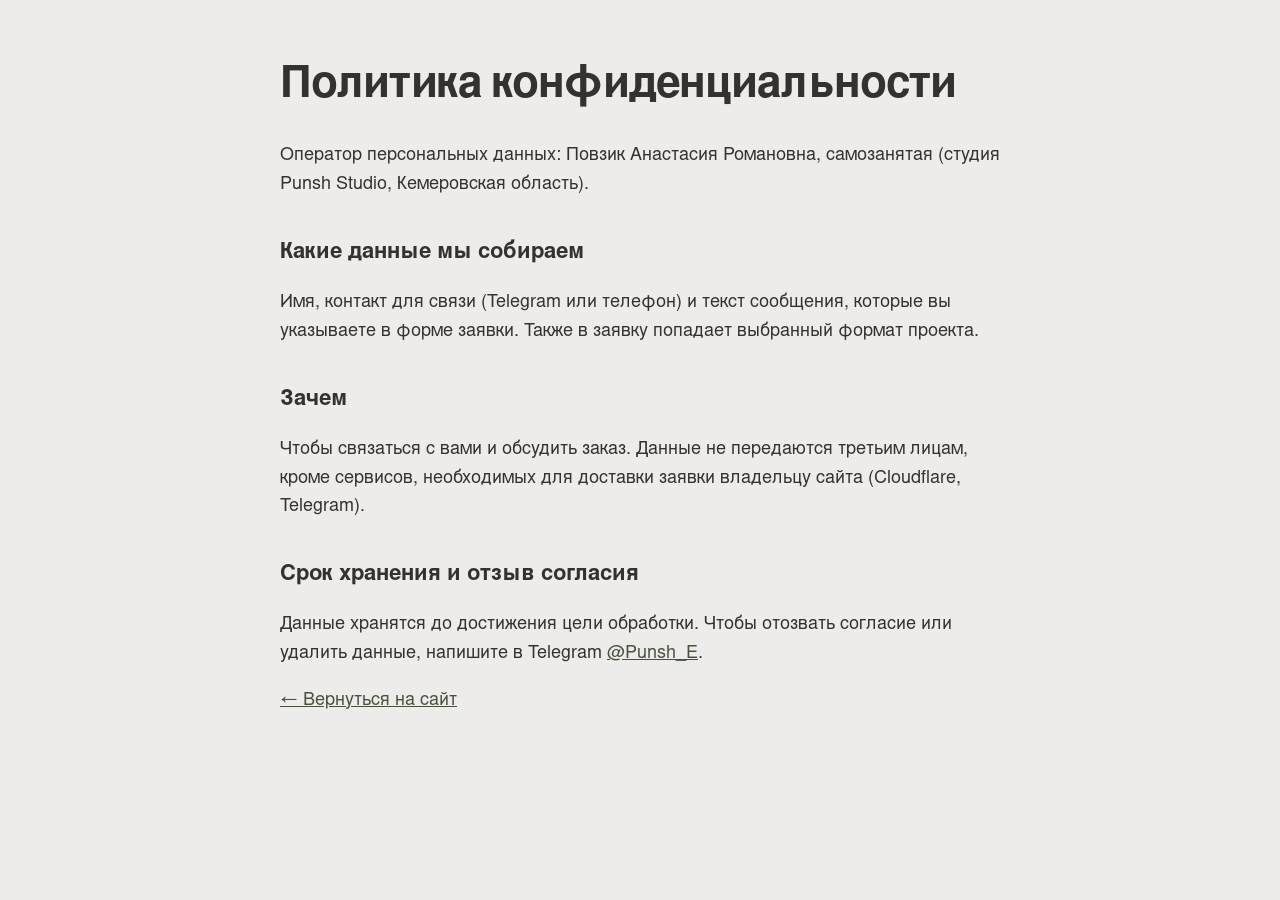
<file: privacy.html>
<!doctype html>
<html lang="ru">
<head>
<meta charset="utf-8">
<meta name="viewport" content="width=device-width, initial-scale=1">
<title>Политика конфиденциальности — Punsh Studio</title>
<meta name="robots" content="noindex">

<style>
@font-face{font-family:Punsh;src:url("assets/studio-sans.woff") format("woff");font-display:swap}
@font-face{font-family:Punsh;src:url("assets/studio-bold.woff") format("woff");font-weight:700 900;font-display:swap}
body{margin:0;background:#eeecea;color:#333231;font:400 18px/1.6 Punsh,system-ui,sans-serif}
main{max-width:720px;margin:0 auto;padding:64px 20px 96px}
h1{font-weight:900;font-size:clamp(30px,5vw,44px);line-height:1.05;letter-spacing:-.02em;margin:0 0 32px}
h2{font-size:22px;margin:36px 0 8px}
a{color:#46523f}
</style>
</head>
<body>
<main>
<h1>Политика конфиденциальности</h1>
<p>Оператор персональных данных: Повзик Анастасия Романовна, самозанятая (студия Punsh Studio, Кемеровская область).</p>
<h2>Какие данные мы собираем</h2>
<p>Имя, контакт для связи (Telegram или телефон) и текст сообщения, которые вы указываете в форме заявки. Также в заявку попадает выбранный формат проекта.</p>
<h2>Зачем</h2>
<p>Чтобы связаться с вами и обсудить заказ. Данные не передаются третьим лицам, кроме сервисов, необходимых для доставки заявки владельцу сайта (Cloudflare, Telegram).</p>
<h2>Срок хранения и отзыв согласия</h2>
<p>Данные хранятся до достижения цели обработки. Чтобы отозвать согласие или удалить данные, напишите в Telegram <a href="https://t.me/Punsh_E">@Punsh_E</a>.</p>
<p><a href="index.html">&larr; Вернуться на сайт</a></p>
</main>
</body>
</html>
</file>
<file: envelope.css>
@font-face{font-family:Punsh;src:url('assets/studio-sans.woff') format('woff');font-weight:400;font-display:swap}
@font-face{font-family:Punsh;src:url('assets/studio-bold.woff') format('woff');font-weight:700 900;font-display:swap}
@font-face{font-family:PunshSerif;src:url('assets/studio-serif.woff') format('woff');font-weight:400;font-style:italic;font-display:swap}
:root{--ink:#250e31;--muted:#746878;--lavender:#e4cfee;--lemon:#ffe94b;--paper:#fbf7ee;--line:#32133d29;--ease:cubic-bezier(.2,.7,.2,1);--max:1320px}
*{box-sizing:border-box}html{scroll-behavior:smooth;scroll-padding-top:28px}body{margin:0;background:var(--paper);color:var(--ink);font:400 16px/1.65 Punsh,Arial,sans-serif;-webkit-font-smoothing:antialiased}body::before{content:'';position:fixed;inset:0;pointer-events:none;background:url('assets/grain.svg');opacity:.018;z-index:90}h1,h2,h3,p,figure{margin:0}h1,h2,h3{font-weight:700;line-height:1.04;letter-spacing:-.055em}h2{font-size:clamp(36px,4.4vw,64px)}h2 em,.serif-accent{font-family:PunshSerif,Georgia,serif;font-weight:400;font-style:italic;letter-spacing:-.04em}a{color:inherit;text-decoration:none}button,input,select,textarea{font:inherit;color:inherit}button{cursor:pointer;background:none;border:0;padding:0}img{display:block;max-width:100%;height:auto}button,a,input,select,textarea{-webkit-tap-highlight-color:transparent}a:focus-visible,button:focus-visible,input:focus-visible,textarea:focus-visible,select:focus-visible,summary:focus-visible{outline:2px solid #743794;outline-offset:5px}button:disabled{cursor:default}ul{margin:0;padding:0}li{list-style:none}section[id],article[id]{scroll-margin-top:28px}[hidden]{display:none!important}.wrap{width:min(calc(100% - 96px),var(--max));margin-inline:auto}.section{padding-block:105px}.eyebrow,.tiny{text-transform:uppercase;font-size:10px;letter-spacing:.17em;line-height:1.7}.eyebrow{margin-bottom:24px}.tiny{font-size:9px;letter-spacing:.12em}.small{font-size:13px;line-height:1.7}.muted{color:var(--muted)}.sr-only{position:absolute;width:1px;height:1px;overflow:hidden;clip:rect(0,0,0,0);white-space:nowrap}.skip-link{position:fixed;top:-100px;left:20px;background:var(--ink);color:var(--paper);padding:12px 20px;z-index:100}.skip-link:focus{top:10px}.button{display:inline-flex;align-items:center;justify-content:center;gap:24px;min-height:54px;border-radius:40px;padding:14px 27px;border:1px solid transparent;font-size:14px;line-height:1.25;transition:background .25s,transform .25s,color .25s;text-align:center}.button:hover{transform:translateY(-2px)}.button .arrow{font-size:23px;line-height:1}.button-lemon{background:var(--lemon);color:var(--ink)}.button-lemon:hover{background:#ffef7b}.button-dark{background:var(--ink);color:var(--paper)}.button-dark:hover{background:#482451}.button-outline{border-color:var(--ink);background:transparent}.button-outline:hover{background:var(--ink);color:var(--paper)}.text-link{display:inline-flex;align-items:center;gap:18px;border-bottom:1px solid currentColor;padding-bottom:2px;font-size:14px;line-height:1.5}.inline-button{font-size:inherit;text-decoration:underline;text-underline-offset:4px}.arrow{display:inline-block;font-weight:400;flex-shrink:0}

/* The invitation */
.header-world{background:#e4cfee;position:relative;z-index:30}.header{display:flex;align-items:center;justify-content:space-between;gap:35px;padding-block:23px;border-bottom:1px solid #32133d26;position:relative}.brand{font-size:27px;letter-spacing:-.045em;font-weight:700;line-height:1.1;white-space:nowrap}.brand span{font-weight:700}.nav{display:flex;gap:38px;font-size:13px;align-items:center}.nav a{padding:7px 0}.nav a:hover{border-bottom:1px solid}.header-contact{font-size:13px;display:flex;gap:7px;align-items:center;border-bottom:1px solid;padding-block:3px;white-space:nowrap}.header-contact .arrow{font-size:20px}.menu-toggle{display:none}.invitation-world{position:relative;background:radial-gradient(ellipse at 50% 28%,#f2e5f6 0%,#e4cfee 49%,#d9bedf 100%);overflow:hidden}.invitation-hero{padding-top:32px;padding-bottom:42px;position:relative}.hero-intro{text-align:center;position:relative;z-index:2}.hero-intro .eyebrow{font-size:11px;letter-spacing:.28em;margin-bottom:20px}.hero-intro h1{font-size:clamp(45px,5.4vw,85px);letter-spacing:-.062em;line-height:.99;max-width:1280px;margin:auto}.hero-intro h1>span{display:block}.envelope-stage{display:grid;width:100%;max-width:1210px;margin:22px auto 0;padding-bottom:clamp(22px,3vw,36px);position:relative;isolation:isolate;transition:margin .75s var(--ease);perspective:1300px}
.envelope-letter{grid-area:1/1;align-self:start;position:relative;width:min(100%,860px);aspect-ratio:2002/786;margin-inline:auto}.envelope-physical{position:absolute;inset:0;perspective:1400px;pointer-events:none}.envelope-back{position:absolute;left:2.3%;right:2.2%;top:7.5%;bottom:6.5%;background:linear-gradient(125deg,#ead8bf,#fff2dd 48%,#ecd8bd);border-radius:3px;box-shadow:0 20px 24px -12px #3e23493d;transition:transform .9s var(--ease),opacity .7s}.envelope-pocket,.envelope-flap{position:absolute;inset:0;width:100%;height:100%;object-fit:contain;pointer-events:none}.envelope-pocket{clip-path:polygon(0 7%,50% 71%,100% 7%,100% 100%,0 100%);z-index:3;filter:drop-shadow(0 12px 9px #3c1d471b);transition:transform .9s var(--ease),opacity .7s}.envelope-flap{clip-path:polygon(0 0,100% 0,100% 8%,50% 71%,0 8%);z-index:4;transform-origin:50% 7.5%;transition:transform .85s var(--ease),opacity .25s .65s;backface-visibility:hidden}.envelope-address{font:italic clamp(23px,2.8vw,37px)/1.15 PunshSerif,Georgia,serif;position:absolute;z-index:5;left:15%;right:15%;top:18%;text-align:center;transition:opacity .25s,transform .6s}.seal-button{position:absolute;width:clamp(54px,19%,144px);top:70%;left:50%;transform:translate(-50%,-50%);z-index:6;border-radius:50%;transition:transform .55s var(--ease),opacity .35s;filter:drop-shadow(0 9px 6px #70442320)}.seal-button>img{width:100%}.seal-button>span{position:absolute;white-space:nowrap;left:50%;top:101%;transform:translateX(-50%);font-size:16px;text-decoration:underline;text-underline-offset:5px;line-height:1.2;color:var(--ink);padding:3px 4px}.seal-button:hover{transform:translate(-50%,-50%) rotate(-4deg) scale(1.04)}.seal-button:hover>span{text-decoration-thickness:2px}.seal-button:focus-visible{outline-offset:9px}.hero-below{text-align:center;position:relative;z-index:12;margin-top:10px}.story-selectors{display:flex;align-items:center;justify-content:center;gap:16px}.story-selectors button{min-width:200px;min-height:43px;padding:10px 25px;border:1px solid #32133d82;border-radius:28px;font-size:14px;line-height:1.2;transition:background .25s,color .25s,border-color .25s}.story-selectors button:hover{background:#fff4}.story-selectors button[aria-pressed=true]{border-color:var(--ink);background:#ffffff48;box-shadow:inset 0 0 0 1px #32133d20}.hero-actions{display:flex;align-items:center;justify-content:center;gap:32px;margin-top:22px}.hero-actions>.button{min-width:300px;font-size:17px;min-height:57px}.hero-actions .text-link{font-size:14px}.hero-price{font-size:11px;margin-top:15px;color:#634e6b}.hero-price b{font-weight:700;color:var(--ink)}

/* Opening is a local interaction, and the order button is always available. */
.envelope-stage.is-open{margin-top:32px}.is-open .envelope-flap{transform:rotateX(-170deg);opacity:0}.is-open .envelope-pocket,.is-open .envelope-back{transform:translateY(60px) scale(.94);opacity:.22}.is-open .envelope-address{opacity:0;transform:translateY(-25px)}.is-open .seal-button{transform:translate(-50%,-50%) translateY(55px) rotate(12deg) scale(.78);opacity:0;pointer-events:none}.story-preview{grid-area:1/1;align-self:start;position:relative;width:100%;max-width:850px;margin-inline:auto;background:#fffaf0;border:1px solid #f9efdf;border-radius:5px;box-shadow:0 18px 55px #42294729;z-index:10;display:grid;grid-template-columns:repeat(2,minmax(0,1fr));align-items:center;padding:17px;opacity:0;transform:translateY(65px) scale(.94);transition:opacity .5s .28s,transform .7s .2s;transform-origin:50% 90%}.story-preview.is-visible{opacity:1;transform:translateY(0) scale(1)}.close-story{position:absolute;right:-15px;top:-15px;width:39px;height:39px;background:var(--ink);color:var(--paper);border-radius:50%;font-size:25px;line-height:1;z-index:12}.demo-visual{min-width:0}.demo-visual>img{width:100%;height:auto}.demo-visual-caption{margin-top:16px;color:var(--muted);font-size:10px;letter-spacing:.04em}.demo-copy{padding:35px 29px 20px;display:flex;flex-direction:column;align-items:flex-start;justify-content:center;min-width:0}.demo-copy .eyebrow{font-size:8px;letter-spacing:.13em;margin-bottom:19px}.demo-copy h2{font-size:clamp(33px,3.2vw,49px);line-height:1.02;margin-bottom:22px;outline:none}.demo-copy>p:not(.eyebrow){font-size:13px;line-height:1.75;max-width:410px;margin-bottom:24px}.demo-copy .button{font-size:12px;min-height:45px;padding:12px 19px;gap:15px}.demo-project-link{font-size:11px;border-bottom:1px solid;margin-top:15px}

/* Real projects */
.section-top{display:flex;justify-content:space-between;gap:50px;align-items:flex-end;margin-bottom:48px}.section-aside,.intro-aside{font-size:14px;line-height:1.8;color:var(--muted);max-width:320px}.project-grid{display:grid;grid-template-columns:1fr 1fr;gap:33px}.project{display:block;min-width:0}.project-group{min-width:0}.project-example-link{display:inline-block;margin-top:16px}.project-grid>.project-group:nth-child(2){padding-top:55px}.project-window{padding:9px;position:relative;background:#eee6dc;border:1px solid #32133d20;overflow:hidden}.window-bar{display:flex;justify-content:space-between;align-items:center;gap:15px;padding:1px 4px 10px;font-size:8px;line-height:1;color:#75687d;letter-spacing:.06em}.window-bar>span:first-child{font-size:6px;letter-spacing:2px}.window-bar>span:last-child{font-size:13px}.project-window>img{width:100%;aspect-ratio:1.58;object-fit:cover;object-position:top;transition:filter .3s}.project-window>img.pedroliy-cover{object-fit:contain;object-position:center;background:#1c1511}.project-window>img.studio-cover{aspect-ratio:auto}.business-art .project-window{box-shadow:9px 10px 0 #472654}.project:hover .project-window>img{filter:brightness(1.13)}.project-open{position:absolute;bottom:24px;right:24px;border-radius:20px;background:var(--paper);padding:8px 14px;font-size:11px;transition:background .25s}.project:hover .project-open{background:var(--lemon)}.project-caption{display:flex;justify-content:space-between;gap:20px;padding-top:20px}.project-caption .tiny{font-size:8px}.project-caption h3{font-size:25px;letter-spacing:-.035em;line-height:1.2;margin-top:9px}.project-caption p{font-size:13px;line-height:1.7;color:var(--muted);max-width:440px;margin-top:12px}.project-caption>span{font-size:29px}

.estimate-builder{margin-top:36px;border-block:1px solid var(--line)}
.estimate-builder>summary{cursor:pointer;list-style:none;display:flex;align-items:center;justify-content:space-between;gap:24px;font-size:20px;line-height:1.3;min-height:88px;padding-block:20px}
.estimate-builder>summary::-webkit-details-marker{display:none}.estimate-builder>summary>span{font-size:28px;flex-shrink:0}.estimate-builder[open]>summary>span{transform:rotate(45deg)}
.estimate-layout{display:grid;grid-template-columns:minmax(0,1.2fr) minmax(0,.8fr);gap:45px;padding:12px 0 36px;align-items:start}
.estimate-controls,.estimate-extras{border:0;padding:0;margin:0;min-width:0}.estimate-controls>legend{font-size:11px;text-transform:uppercase;letter-spacing:.12em;margin-bottom:20px}.estimate-controls .field select{font-size:15px}.estimate-extras{display:grid;grid-template-columns:repeat(2,minmax(0,1fr));gap:12px}
.estimate-extras>legend{font-size:12px;margin-bottom:13px}.estimate-extras>label,.estimate-rush{display:flex;align-items:flex-start;gap:10px;font-size:12px;line-height:1.5;min-height:58px;padding:12px;border:1px solid var(--line);cursor:pointer}.estimate-extras input,.estimate-rush input{flex:0 0 17px;accent-color:var(--ink);width:17px;height:17px;margin:3px 0 0}.estimate-extras small{display:block;font-size:11px;color:var(--muted);margin-top:4px}.estimate-extras>label:has(input:checked){background:#eee3f2;border-color:#8b6c98}.estimate-rush{margin-top:14px;align-items:center;min-height:50px}.estimate-rush input{margin-top:0}.estimate-rush b{white-space:nowrap;margin-left:8px}
.estimate-result{padding:30px;background:#eee3f2;min-width:0}.estimate-result .eyebrow{font-size:8px;margin-bottom:18px}.estimate-result output{display:block;font-weight:700;font-size:clamp(30px,3.3vw,48px);line-height:1.15;letter-spacing:-.045em;overflow-wrap:anywhere}.estimate-result ul{margin:23px 0}.estimate-result li{font-size:12px;line-height:1.6;padding-block:8px;border-bottom:1px solid var(--line)}.estimate-result .small{font-size:11px}.estimate-result .button{width:100%;margin-top:24px;gap:15px;font-size:12px;justify-content:space-between}.form-estimate{padding:14px 16px;background:#eee3f2;margin-bottom:24px;font-size:12px;line-height:1.75}.form-estimate .inline-button{font-size:11px;min-height:44px}
@media(max-width:850px){.estimate-layout{grid-template-columns:minmax(0,1fr);gap:24px}.estimate-result{max-width:600px}}
@media(max-width:640px){.estimate-builder>summary{font-size:17px;gap:18px;min-height:80px}.estimate-extras{grid-template-columns:minmax(0,1fr);gap:9px}.estimate-extras>label{align-items:center;min-height:54px}.estimate-extras input{margin-top:0}.estimate-extras>label>span{display:flex;align-items:center;justify-content:space-between;gap:12px;width:100%}.estimate-extras small{margin-top:0;white-space:nowrap}.estimate-result{padding:24px}.estimate-result output{font-size:36px}.estimate-controls .field select{font-size:16px}}

/* A free guide keeps the bot entry visible alongside the inquiry form. */
.guide-section{background:#eee3f2;border-block:1px solid var(--line)}
.guide-layout{display:grid;grid-template-columns:minmax(0,.8fr) minmax(0,1fr);align-items:center;gap:90px}
.guide-art{padding:30px 35px;display:grid;grid-template-columns:minmax(0,1fr);place-items:center;min-width:0}
.guide-cover{position:relative;width:min(100%,320px);aspect-ratio:3/4;padding:30px;background:var(--ink);color:var(--paper);display:flex;flex-direction:column;justify-content:space-between;border-left:8px solid #50305b;box-shadow:6px 6px 0 #fffaf0,9px 9px 0 #d6c4dd,18px 24px 35px #250e3126;transform:rotate(-5deg)}
.guide-cover-title{font-size:clamp(36px,3.6vw,52px);font-weight:700;letter-spacing:-.055em;line-height:1.05}
.guide-cover-title i{font-family:PunshSerif,Georgia,serif;font-weight:400;color:var(--lemon)}
.guide-cover-bottom{display:flex;align-items:center;justify-content:space-between;font-size:11px;border-top:1px solid #ffffff38;padding-top:14px;gap:15px}
.guide-cover-bottom>span{font-size:28px;line-height:1}
.guide-badge{position:absolute;right:-25px;top:29px;transform:rotate(8deg);background:var(--lemon);color:var(--ink);padding:10px 18px;font-size:11px;text-transform:uppercase;letter-spacing:.08em}
.guide-copy{min-width:0}.guide-copy h2{font-size:clamp(38px,4.3vw,62px)}
.guide-copy>p:not(.eyebrow){max-width:440px;font-size:15px;line-height:1.8;margin-top:26px}
.guide-copy>.button{margin-top:28px}.guide-copy>.guide-note{font-size:11px;margin-top:15px;color:#66506e}
.footer>nav{flex-wrap:wrap}
@media(max-width:1000px){.guide-layout{gap:45px}.guide-art{padding-inline:20px}.guide-cover{padding:24px}.guide-badge{right:-15px}}
@media(max-width:640px){.guide-layout{grid-template-columns:minmax(0,1fr);gap:42px}.guide-copy{grid-row:1}.guide-copy h2{font-size:clamp(35px,9.8vw,43px)}.guide-copy>p:not(.eyebrow){font-size:13px;margin-top:23px}.guide-copy>.button{font-size:13px;min-height:50px;width:100%;max-width:360px;justify-content:space-between}.guide-copy>.guide-note{font-size:11px;margin-top:15px}.guide-art{padding:15px 30px 25px}.guide-cover{width:min(100%,245px);padding:24px}.guide-cover-title{font-size:clamp(30px,10vw,38px)}.guide-cover-bottom{font-size:10px}.guide-badge{padding:9px 13px;font-size:9px;right:-13px}}

/* Keep the full existing artwork in its own frame; captions flow beneath it. */
.book-art{display:block;width:100%;max-width:520px;min-width:0;margin:0 auto;align-self:center;background:#ddc9e6;overflow:hidden}
.book-art>img{display:block;width:100%;max-width:100%;height:auto;aspect-ratio:1122/1402;object-fit:contain;object-position:center;margin:0}
.book-art figcaption{position:static;padding:24px 28px;background:#fbf7ee;color:var(--ink)}
.book-art figcaption .tiny{display:block;font-size:8px;color:var(--muted);margin-bottom:12px}
.book-art figcaption p{font-size:34px;line-height:1.08;letter-spacing:-.045em}
.book-art figcaption em{font-family:PunshSerif,Georgia,serif;font-weight:400}
@media(max-width:640px){.book-art{max-width:420px}.book-art figcaption{padding:22px}.book-art figcaption .tiny{font-size:7px}.book-art figcaption p{font-size:29px}}

/* Three large service stories */
.format-intro{text-align:center;padding-top:50px;padding-bottom:80px}.format-intro h2{font-size:clamp(42px,5.4vw,78px);line-height:1.01}.format-intro>p:last-child{font-size:15px;line-height:1.8;color:var(--muted);margin-top:27px}.service-story{padding-block:100px}.service-layout{display:grid;grid-template-columns:1fr 1fr;gap:90px;align-items:center}.service-copy .eyebrow{font-size:9px;letter-spacing:.13em}.service-copy h2{font-size:clamp(40px,4.55vw,66px);line-height:1.03;margin-bottom:32px}.service-copy>p:not(.eyebrow){font-size:15px;line-height:1.85;max-width:540px}.editorial-list{margin-block:26px;list-style:none}.editorial-list li{padding:12px 0 12px 23px;border-bottom:1px solid var(--line);position:relative;font-size:14px;line-height:1.55}.editorial-list li:first-child{border-top:1px solid var(--line)}.editorial-list li::before{content:'↗';position:absolute;left:0;top:13px;font-size:13px}.service-copy>.button{margin-top:26px}.service-copy .service-price{margin-top:26px;font-size:15px}.service-copy .small{font-size:12px!important;color:var(--muted)}.service-book{background:#eadff0}.service-gift{background:#f3ece1}.gift-art{position:relative;max-width:510px;margin:auto;width:100%;background:#1e252d;overflow:hidden}.gift-art>img{width:100%;max-height:680px;object-fit:cover;object-position:center top}.gift-art figcaption{padding:23px 25px;color:#fff6e8}.gift-art figcaption .tiny{font-size:8px;letter-spacing:.11em;opacity:.8}.gift-art figcaption p{font-size:28px;line-height:1.1;letter-spacing:-.03em;margin-top:8px}.gift-art figcaption em{font-family:PunshSerif,Georgia,serif}.service-business{background:#291334;color:#fff8ed}.service-business .eyebrow{color:#d5bddf}.service-business .editorial-list li{border-color:#fff8ed33}.service-business .small{color:#d5bddf!important}.business-art-note{text-align:center;font-size:11px;color:#d5bddf;margin-top:20px}

/* Scope and pricing */
.section-intro{margin-bottom:45px}.section-intro h2{font-size:clamp(38px,4.4vw,64px);line-height:1.04}.intro-split{display:flex;align-items:flex-end;justify-content:space-between;gap:45px}.price-grid{display:grid;grid-template-columns:repeat(3,minmax(0,1fr));gap:20px}.offer{display:flex;flex-direction:column;border:1px solid var(--line);padding:32px 27px 27px;background:#f5eee3;min-width:0}.offer-book{background:#e9dcf2;border-color:#ab88bd75}.offer-business{background:#ece8e1}.offer>.tiny{font-size:8px}.offer h3{font-size:27px;line-height:1.07;min-height:61px;margin-top:31px;letter-spacing:-.045em}.offer-description{font-size:13px;line-height:1.8;color:var(--muted);min-height:75px;margin-top:14px}.offer-price{font-size:18px;line-height:1.2;min-height:45px;margin-block:29px;display:flex;align-items:flex-end;gap:7px;letter-spacing:-.04em}.offer-price strong{font-size:46px;letter-spacing:-.065em;line-height:1}.offer ul{border-top:1px solid var(--line);margin:0 0 27px;list-style:none}.offer li{position:relative;padding:12px 0 12px 17px;border-bottom:1px solid var(--line);font-size:12px;line-height:1.6}.offer li::before{content:'↗';position:absolute;left:0;top:12px;font-size:10px}.offer .button{width:100%;justify-content:space-between;min-height:48px;padding-inline:19px;gap:10px;font-size:12px;margin-top:auto}.offer-fine{font-size:10px;line-height:1.8;color:var(--muted);min-height:58px;margin-top:17px}.pricing-footnote{font-size:12px;text-align:center;margin-top:27px;color:var(--muted)}.extras-section{background:#eee3f4;padding-block:75px}.extras-layout{display:grid;grid-template-columns:1fr 1.1fr;gap:90px;align-items:center}.extras-layout h2{font-size:44px}.extras-layout>div>p:last-child{font-size:14px;color:var(--muted);max-width:400px;line-height:1.8;margin-top:23px}.extra-list>button{width:100%;display:flex;justify-content:space-between;align-items:center;gap:25px;text-align:left;padding:23px 0;border-top:1px solid #32133d44;transition:padding .25s}.extra-list>button:last-child{border-bottom:1px solid #32133d44}.extra-list>button:hover{padding-inline:6px}.extra-list b{font-size:19px;font-weight:400;letter-spacing:-.035em}.extra-list small{display:block;font-size:11px;color:var(--muted);margin-top:6px}.extra-list>button>span:last-child{font-size:12px;white-space:nowrap}

.about-section{display:grid;grid-template-columns:1fr 1.2fr;gap:100px;align-items:center}.about-mark{text-align:center}.about-mark>img{width:190px;margin:auto;transform:rotate(-8deg);filter:drop-shadow(5px 14px 10px #7a4b2c18)}.about-mark>p{font-size:25px;line-height:1.2;letter-spacing:-.04em;margin-top:24px}.about-mark>p em{font-family:PunshSerif,Georgia,serif}.about-copy>p:not(.eyebrow){font-size:15px;line-height:1.9;color:var(--muted);max-width:580px;margin-top:25px}.about-copy>.text-link{margin-top:27px}.process-section{background:#f1eadf}.steps-grid{display:grid;grid-template-columns:repeat(4,minmax(0,1fr));gap:36px;list-style:none;padding:0;margin:48px 0 0}.steps-grid li{padding-top:18px;border-top:1px solid #32133d48}.steps-grid li>span{font-size:11px;display:block;margin-bottom:28px}.steps-grid h3{font-size:23px;letter-spacing:-.04em;line-height:1.1;max-width:220px}.steps-grid p{font-size:13px;color:var(--muted);line-height:1.8;margin-top:18px;max-width:260px}.faq-section{display:grid;grid-template-columns:.85fr 1.15fr;gap:90px}.faq-invite{font-size:13px;margin-top:27px;color:var(--muted)}.faq-invite>a{border-bottom:1px solid;color:var(--ink)}.faq-list{min-width:0}.faq-list details{border-top:1px solid var(--line)}.faq-list details:last-child{border-bottom:1px solid var(--line)}.faq-list summary{display:flex;justify-content:space-between;gap:25px;padding:24px 0;font-size:16px;line-height:1.4;cursor:pointer;list-style:none}.faq-list summary::-webkit-details-marker{display:none}.faq-list summary>span{font-size:24px;line-height:1;transition:transform .2s;flex-shrink:0}.faq-list details[open] summary>span{transform:rotate(45deg)}.faq-list details>p{font-size:13px;line-height:1.85;color:var(--muted);padding:0 30px 24px 0}

/* The inquiry remains a reviewable local draft. */
.contact-section{background:radial-gradient(ellipse at 40% 35%,#f0e1f4,#dfc8e9 80%)}.contact-layout{display:grid;grid-template-columns:1fr 1fr;align-items:center;gap:90px}.contact-copy h2{font-size:clamp(43px,4.9vw,72px);line-height:1.05;max-width:600px}.contact-copy>p:not(.eyebrow):not(.contact-sign){font-size:14px;line-height:1.85;max-width:360px;margin-top:28px}.contact-copy>.button{margin-top:28px;font-size:13px}.contact-copy .contact-sign{font:italic 25px/1.3 PunshSerif,Georgia,serif;transform:rotate(-4deg);margin-top:35px}.inquiry-form{background:#fff9ed;padding:34px;border:1px solid #fdf5e5;box-shadow:8px 9px 0 #bda5cc2b;position:relative}.inquiry-form::before{content:'';position:absolute;left:calc(50% - 30px);top:-15px;width:60px;height:30px;background:#fff2aa80;transform:rotate(-6deg)}.form-heading{display:flex;align-items:center;justify-content:space-between;margin-bottom:25px}.form-heading .tiny{font-size:8px}.form-heading>span:last-child{font-size:25px}.field{margin-bottom:23px;min-width:0}.field-row{display:grid;grid-template-columns:1fr 1fr;gap:20px}.field label{display:block;font-size:11px;margin-bottom:8px}.field input,.field select,.field textarea{width:100%;border:0;border-bottom:1px solid #32133d40;background:transparent;border-radius:0;padding:11px 1px;font-size:13px;line-height:1.6;min-height:44px;outline-offset:4px}.field select{padding-right:22px;cursor:pointer}.field textarea{resize:vertical;min-height:110px}.field input::placeholder,.field textarea::placeholder{color:#8b7f8e;opacity:1}.field input:focus,.field textarea:focus,.field select:focus{border-bottom-color:var(--ink)}.inquiry-form .form-submit{width:100%;justify-content:space-between;font-size:13px;margin-top:6px;gap:20px}.form-honeypot{position:absolute;left:-10000px;width:1px;height:1px;overflow:hidden}.form-consent{display:flex;align-items:flex-start;gap:10px;font-size:11px;line-height:1.6;margin:6px 0 18px;cursor:pointer}.form-consent input{flex:0 0 17px;width:17px;height:17px;margin:3px 0 0;accent-color:var(--ink)}.form-consent a{text-decoration:underline;text-underline-offset:3px}.form-status{min-height:1.6em;font-size:12px;line-height:1.7;margin-top:15px}.form-status[data-state=success]{color:#2c5c3b}.form-status[data-state=error]{color:#923a48}.form-submit:disabled{cursor:wait;opacity:.65}.form-note,.privacy-note{font-size:10px;color:var(--muted);line-height:1.7;margin-top:15px}.privacy-note{margin-top:9px}.form-socials{display:flex;flex-wrap:wrap;gap:8px 24px;margin-top:20px;padding-top:12px;border-top:1px solid var(--line);font-size:12px}.form-socials a{display:inline-flex;align-items:center;gap:12px;min-height:44px;text-decoration:underline;text-underline-offset:4px}.form-socials a:hover{color:var(--muted)}.footer{padding-block:39px;display:flex;align-items:center;justify-content:space-between;gap:35px}.footer>.brand{font-size:24px}.footer>p{font-size:11px;line-height:1.6}.footer>nav{display:flex;gap:25px;font-size:11px;align-items:center}.back-top{width:38px;height:38px;border-radius:50%;border:1px solid var(--line);display:grid;place-items:center;font-size:23px;flex-shrink:0}.modal{border:0;background:var(--paper);color:var(--ink);padding:40px;width:min(690px,calc(100% - 36px));max-height:calc(100dvh - 36px);overflow:auto;box-shadow:0 20px 65px #25102e33}.modal::backdrop{background:#29133460;backdrop-filter:blur(4px)}.modal-close{position:absolute;right:17px;top:13px;width:35px;height:35px;font-size:26px;line-height:1}.modal h2{font-size:36px;line-height:1.05;letter-spacing:-.05em;margin-bottom:23px}.modal .eyebrow{font-size:9px;margin-bottom:23px}.modal>p{font-size:13px;line-height:1.8;margin-block:16px}.modal>textarea{width:100%;padding:15px;font:400 13px/1.8 Punsh,Arial,sans-serif;background:#eee8df;border:1px solid #32133d20;resize:vertical;min-height:200px;margin-top:10px;border-radius:0}.modal .small{font-size:11px}.modal>.button[data-close]{margin-top:20px}.mobile-order-bar{display:none}

@media(min-width:1600px){.invitation-hero{padding-top:40px}.hero-intro h1{font-size:85px}.envelope-stage{max-width:1250px}.hero-below{margin-top:15px}}
@media(max-width:1200px){.header{gap:25px}.brand{font-size:24px}.nav{gap:25px;font-size:12px}.hero-intro h1{font-size:5.7vw}.hero-intro .eyebrow{font-size:10px}.envelope-address{font-size:30px}.seal-button>span{font-size:14px}.demo-copy{padding:27px 23px 20px}.demo-copy h2{font-size:40px}.demo-copy>p:not(.eyebrow){font-size:12px}.service-layout{gap:60px}.service-copy h2{font-size:49px}.service-copy>p:not(.eyebrow){font-size:14px}.offer{padding:28px 22px}.offer h3{font-size:24px}.offer-description{min-height:92px}.extras-layout{gap:55px}.extras-layout h2{font-size:39px}.extra-list b{font-size:18px}.about-section{gap:65px}.steps-grid{gap:26px}.steps-grid h3{font-size:21px}.faq-section{gap:55px}.contact-layout{gap:60px}.contact-copy h2{font-size:54px}}
@media(max-width:1000px){.wrap{width:calc(100% - 64px)}.section{padding-block:82px}.header{gap:20px}.brand{font-size:22px}.nav{gap:21px}.header-contact{font-size:11px}.hero-intro h1{font-size:5.8vw}.envelope-address{font-size:27px;top:17%}.seal-button>span{font-size:13px}.demo-copy h2{font-size:35px}.demo-copy .eyebrow{font-size:7px}.demo-copy>p:not(.eyebrow){font-size:11px}.demo-copy .button{font-size:11px;padding-inline:15px}.demo-project-link{font-size:10px}.story-selectors button{min-width:180px;font-size:13px}.hero-actions>.button{font-size:15px;min-width:280px}.service-layout{gap:45px}.service-story{padding-block:82px}.service-copy h2{font-size:44px}.service-copy .eyebrow{font-size:8px}.service-copy>p:not(.eyebrow){font-size:13px}.editorial-list li{font-size:13px}.service-copy>.button{font-size:12px;gap:16px;padding-inline:21px}.gift-art figcaption p{font-size:25px}.offer{padding-inline:20px}.offer h3{font-size:22px;min-height:53px}.offer-price{font-size:16px}.offer-price strong{font-size:39px}.offer li{font-size:11px}.offer .button{font-size:11px;padding-inline:15px}.offer-fine{font-size:9px}.extra-list b{font-size:17px}.extra-list small{font-size:10px}.extra-list>button>span:last-child{font-size:11px}.about-section{gap:55px}.about-copy>p:not(.eyebrow){font-size:14px}.about-mark>img{width:155px}.steps-grid{gap:22px}.steps-grid h3{font-size:19px}.steps-grid p{font-size:12px}.faq-list summary{font-size:15px}.contact-layout{gap:45px}.contact-copy h2{font-size:48px}.inquiry-form{padding:27px}.field-row{grid-template-columns:1fr;gap:0}.contact-copy .contact-sign{font-size:22px}}
@media(max-width:800px){.header-contact{margin-left:auto}.nav{display:none;position:absolute;top:100%;left:0;right:0;background:var(--paper);border:1px solid var(--line);box-shadow:0 12px 25px #30153d15;padding:17px 23px;z-index:40;flex-direction:column;align-items:stretch;gap:0;font-size:15px}.nav.is-open{display:flex}.nav a{padding:13px 0}.menu-toggle{width:40px;height:40px;display:flex;flex-direction:column;justify-content:center;align-items:center;gap:7px;flex-shrink:0}.menu-toggle>span{display:block;width:25px;height:2px;background:var(--ink);transition:transform .25s}.menu-toggle[aria-expanded=true]>span:first-child{transform:translateY(4.5px) rotate(45deg)}.menu-toggle[aria-expanded=true]>span:last-child{transform:translateY(-4.5px) rotate(-45deg)}.hero-intro h1{font-size:6.5vw}.hero-intro h1>span{display:inline}.hero-intro .eyebrow{font-size:9px;letter-spacing:.18em}.envelope-stage{margin-top:28px}.envelope-address{font-size:24px;top:17%}.seal-button>span{font-size:12px}.story-selectors{gap:12px}.story-selectors button{font-size:12px;min-width:0;flex:1;max-width:200px;padding-inline:15px}.hero-below{margin-top:19px}.story-preview{padding:13px}.demo-copy{padding:23px 20px}.demo-copy h2{font-size:32px}.demo-copy>p:not(.eyebrow){font-size:11px;line-height:1.8}.demo-copy .button{font-size:10px;min-height:43px;padding-inline:13px;gap:10px}.section-top{gap:25px}.section-aside{font-size:12px;max-width:230px}.project-grid{gap:23px}.project-grid>.project-group:nth-child(2){padding-top:42px}.project-caption h3{font-size:22px}.project-caption p{font-size:12px}.project-open{font-size:10px;padding:7px 11px;right:18px;bottom:18px}.format-intro{padding-top:35px;padding-bottom:62px}.format-intro h2{font-size:53px}.service-layout{gap:35px}.service-copy h2{font-size:39px}.service-copy>p:not(.eyebrow){font-size:13px;line-height:1.8}.editorial-list li{font-size:12px;padding-block:10px}.editorial-list li::before{top:11px}.gift-art figcaption{padding:20px}.gift-art figcaption .tiny{font-size:7px}.gift-art figcaption p{font-size:23px}.business-art-note{font-size:8px}.intro-split{gap:35px}.intro-aside{font-size:12px;max-width:235px}.price-grid{grid-template-columns:1fr;gap:20px}.offer{display:grid;grid-template-columns:1fr 1fr;column-gap:35px;padding:30px;align-items:start}.offer>.tiny{grid-column:1}.offer h3{grid-column:1;margin-top:20px;min-height:0;font-size:28px}.offer-description{grid-column:1;min-height:0;font-size:13px}.offer-price{grid-column:1;font-size:18px;margin-block:25px}.offer-price strong{font-size:43px}.offer ul{grid-column:2;grid-row:1 / span 4;margin-bottom:0;margin-top:5px}.offer li{font-size:12px;padding-block:14px}.offer li::before{top:15px}.offer .button{grid-column:2;grid-row:5;min-height:47px;font-size:12px;margin-top:0}.offer-fine{grid-column:1;grid-row:5;min-height:0;margin-top:0;font-size:10px}.extras-layout{grid-template-columns:1fr;gap:35px}.extras-layout>div>p:last-child{max-width:550px}.extras-layout h2{font-size:42px}.extra-list b{font-size:20px}.extra-list small{font-size:11px}.extra-list>button>span:last-child{font-size:12px}.about-section{gap:40px;grid-template-columns:.8fr 1.2fr}.about-mark>img{width:145px}.about-mark>p{font-size:22px}.about-copy h2{font-size:43px}.steps-grid{grid-template-columns:1fr 1fr;gap:35px}.steps-grid h3{font-size:24px}.steps-grid p{font-size:13px;max-width:300px}.faq-section{gap:35px}.faq-section h2{font-size:43px}.faq-list summary{font-size:14px}.contact-layout{gap:35px}.contact-copy h2{font-size:43px}.contact-copy>p:not(.eyebrow):not(.contact-sign){font-size:13px}.contact-copy>.button{font-size:12px;padding-inline:20px}.contact-copy .contact-sign{font-size:20px}.inquiry-form{padding:24px}.footer{gap:25px}.footer>.brand{font-size:21px}.footer>nav{gap:18px;font-size:10px}.footer>p{font-size:10px}}
@media(max-width:640px){
 .wrap{width:calc(100% - 36px)}.section{padding-block:65px}h2{font-size:38px}.eyebrow{font-size:9px;margin-bottom:21px}.header{padding-block:22px;gap:20px}.brand{font-size:22px}.header-contact{display:none}.menu-toggle{width:34px;height:34px}.menu-toggle>span{width:24px}.header .nav{font-size:14px}
 .invitation-hero{padding-top:25px;padding-bottom:35px}.hero-intro .eyebrow{font-size:8px;letter-spacing:.16em;max-width:320px;margin:0 auto 20px;line-height:1.8}.hero-intro h1{font-size:clamp(32px,8.9vw,47px);line-height:1.02;letter-spacing:-.057em;max-width:460px}.hero-intro h1>span{display:inline}.envelope-stage{margin-top:22px;max-width:470px}.envelope-address{font-size:clamp(15px,4.3vw,21px);left:9%;right:9%;top:18%;line-height:1.2}.seal-button{filter:drop-shadow(0 6px 5px #70442320)}.seal-button>span{font-size:12px;top:100%;padding-top:3px;text-underline-offset:4px}.hero-below{margin-top:0}.story-selectors{gap:8px;display:grid;grid-template-columns:repeat(3,minmax(0,1fr));max-width:480px;margin:auto}.story-selectors button{font-size:10px;min-height:43px;padding:10px 7px;width:100%;max-width:none;border-radius:24px;line-height:1.25}.hero-actions{flex-direction:column;gap:18px;margin-top:21px}.hero-actions>.button{width:100%;max-width:380px;min-width:0;min-height:52px;font-size:16px;gap:20px}.hero-actions .text-link{font-size:12px}.hero-price{font-size:10px;margin-top:17px}.envelope-stage.is-open{margin-top:24px;max-width:420px}.is-open .envelope-letter{align-self:end;opacity:.6}.story-preview{grid-template-columns:minmax(0,1fr);padding:11px;max-width:410px}.close-story{width:36px;height:36px;right:-6px;top:-11px;font-size:24px}.demo-copy{padding:22px 17px 18px;justify-content:flex-start;align-items:flex-start}.demo-copy .eyebrow{font-size:8px;letter-spacing:.1em;margin-bottom:12px}.demo-copy h2{font-size:33px;margin-bottom:14px;line-height:1}.demo-copy h2 br{display:none}.demo-copy>p:not(.eyebrow){font-size:12px;line-height:1.7;margin-bottom:19px}.demo-copy .button{font-size:12px;padding-inline:18px;min-height:44px;gap:17px}.demo-project-link{font-size:10px;margin-top:13px}
 .section-top,.intro-split{display:block;margin-bottom:30px}.section-top h2,.section-intro h2{font-size:38px}.section-aside,.intro-aside{font-size:12px;line-height:1.8;max-width:350px;margin-top:22px}.section-aside br,.intro-aside br{display:none}.project-grid{grid-template-columns:1fr;gap:36px}.project-grid>.project-group:nth-child(2){padding-top:0}.project-window{padding:7px}.window-bar{font-size:6px;padding-bottom:9px}.window-bar>span:first-child{font-size:5px}.project-caption{padding-top:18px;gap:15px}.project-caption h3{font-size:23px}.project-caption .tiny{font-size:7px}.project-caption p{font-size:12px;line-height:1.8;margin-top:9px}.project-caption>span{font-size:26px}.project-open{font-size:10px;padding:8px 12px;right:17px;bottom:17px}.format-intro{padding-top:16px;padding-bottom:50px}.format-intro h2{font-size:44px}.format-intro>p:last-child{font-size:13px;margin-top:23px}.format-intro>p:last-child br{display:none}.service-story{padding-block:65px}.service-layout{grid-template-columns:1fr;gap:37px}.service-copy .eyebrow{font-size:8px;letter-spacing:.1em}.service-copy h2{font-size:clamp(37px,10.3vw,49px);line-height:1.03;margin-bottom:26px}.service-copy>p:not(.eyebrow){font-size:13px;line-height:1.85;max-width:440px}.editorial-list{margin-block:23px}.editorial-list li{font-size:12px;padding-block:11px}.editorial-list li::before{top:12px}.service-copy .service-price{font-size:13px}.service-copy>.button{font-size:12px;min-height:49px;margin-top:23px;gap:18px}.service-copy .small{font-size:11px!important}.service-gift .gift-art{order:2;max-width:380px}.service-gift .service-copy{order:1}.gift-art>img{max-height:570px;object-fit:contain}.gift-art figcaption{padding:21px 23px}.gift-art figcaption .tiny{font-size:7px}.gift-art figcaption p{font-size:25px}.business-art{max-width:460px;width:100%;margin:auto}.business-art-note{font-size:8px}
 .price-grid{gap:18px}.offer{display:flex;align-items:stretch;padding:28px 24px}.offer>.tiny{font-size:8px}.offer h3{font-size:29px;min-height:0;margin-top:25px}.offer-description{font-size:12px;line-height:1.85;margin-top:15px;min-height:0}.offer-price{margin-block:26px;font-size:18px;min-height:0;gap:8px}.offer-price strong{font-size:46px}.offer ul{margin:0 0 25px}.offer li{font-size:12px;padding-block:13px}.offer li::before{top:14px}.offer .button{font-size:12px;min-height:48px;padding-inline:20px}.offer-fine{font-size:10px;min-height:0;margin-top:17px}.pricing-footnote{text-align:left;font-size:11px;line-height:1.8;margin-top:24px}.extras-section{padding-block:59px}.extras-layout{gap:26px}.extras-layout h2{font-size:36px}.extras-layout>div>p:last-child{font-size:13px;line-height:1.8;margin-top:21px}.extra-list>button{padding-block:21px;gap:12px}.extra-list b{font-size:16px}.extra-list small{font-size:10px;margin-top:6px}.extra-list>button>span:last-child{font-size:10px}.about-section{grid-template-columns:1fr;gap:35px}.about-copy{order:1}.about-mark{order:2;display:flex;justify-content:center;align-items:center;gap:23px;margin-top:5px}.about-mark>img{width:100px;margin:0}.about-mark>p{font-size:21px;margin:0;text-align:left}.about-copy h2{font-size:42px}.about-copy>p:not(.eyebrow){font-size:13px;margin-top:23px;line-height:1.85}.about-copy>.text-link{font-size:12px;margin-top:23px}.steps-grid{grid-template-columns:1fr;gap:23px;margin-top:33px}.steps-grid li{display:grid;grid-template-columns:33px 1fr;gap:0 15px;padding-top:20px}.steps-grid li>span{grid-row:1 / span 2;margin:0;font-size:10px;padding-top:3px}.steps-grid h3{font-size:22px;max-width:none}.steps-grid p{grid-column:2;max-width:none;font-size:12px;margin-top:11px;line-height:1.8}.faq-section{display:block}.faq-section h2{font-size:40px}.faq-invite{font-size:12px;margin-top:22px}.faq-list{margin-top:32px}.faq-list summary{font-size:14px;padding-block:22px;gap:20px}.faq-list details>p{font-size:12px;padding-right:10px;line-height:1.85}.contact-layout{grid-template-columns:1fr;gap:43px}.contact-copy h2{font-size:clamp(38px,10.3vw,52px);line-height:1.07}.contact-copy>p:not(.eyebrow):not(.contact-sign){font-size:13px;max-width:350px;margin-top:25px}.contact-copy>.button{font-size:12px;min-height:48px;margin-top:25px}.contact-copy .contact-sign{font-size:23px;margin-top:29px}.inquiry-form{padding:27px 23px}.form-heading{margin-bottom:22px}.form-heading .tiny{font-size:8px}.field{margin-bottom:22px}.field-row{display:block}.field label{font-size:11px;margin-bottom:8px}.field input,.field select,.field textarea{font-size:16px;line-height:1.55;min-height:45px}.field textarea{min-height:110px}.inquiry-form .form-submit{min-height:49px;font-size:12px;padding-inline:20px}.form-note{font-size:10px;margin-top:14px}.privacy-note{font-size:10px}.footer{display:grid;grid-template-columns:1fr auto;gap:23px;padding-block:32px}.footer>.brand{font-size:22px}.footer>p{grid-column:1;font-size:11px}.footer>nav{grid-column:1 / span 2;grid-row:3;font-size:11px;gap:23px}.footer>.back-top{grid-column:2;grid-row:1 / span 2;width:40px;height:40px}.modal{width:calc(100% - 26px);padding:32px 22px;max-height:calc(100dvh - 24px)}.modal h2{font-size:31px;line-height:1.06;margin-bottom:22px}.modal .eyebrow{font-size:8px;letter-spacing:.1em}.modal>p{font-size:12px;line-height:1.8}.modal>textarea{font-size:16px;min-height:200px;padding:12px}.modal-close{right:10px;top:8px}.modal .small{font-size:10px}.mobile-order-bar{position:fixed;bottom:max(10px,env(safe-area-inset-bottom));left:12px;right:12px;background:var(--ink);color:var(--paper);padding:12px 14px;border-radius:11px;box-shadow:0 5px 25px #29133430;z-index:45;display:flex;justify-content:space-between;align-items:center;gap:12px}.mobile-order-bar>span{font-size:10px;letter-spacing:-.02em;font-weight:700}.mobile-order-bar small{display:block;font-size:8px;font-weight:400;letter-spacing:0;margin-top:2px;color:#dfc6e9}.mobile-order-bar>button{background:var(--lemon);color:var(--ink);border-radius:30px;padding:10px 16px;min-height:40px;font-size:11px;white-space:nowrap}body:has(dialog[open]) .mobile-order-bar{display:none}.footer{padding-bottom:92px}
}
@media(max-width:359px){.hero-intro h1{font-size:31px}.hero-intro .eyebrow{font-size:7px;letter-spacing:.12em}.hero-intro{max-width:300px;margin:auto}.envelope-address{font-size:15px;top:18%}.seal-button>span{font-size:11px}.story-selectors{gap:6px}.story-selectors button{font-size:9px;padding-inline:6px;min-height:43px}.hero-actions>.button{font-size:15px}.demo-copy{padding-inline:14px}.demo-copy h2{font-size:32px}.demo-copy>p:not(.eyebrow){font-size:11px}.demo-copy .button{font-size:11px;gap:10px}.service-copy h2{font-size:35px}.offer{padding-inline:21px}.extra-list b{font-size:15px}.extra-list>button>span:last-child{font-size:9px}.about-mark>p{font-size:19px}.contact-copy h2{font-size:36px}.inquiry-form{padding-inline:20px}.mobile-order-bar{padding-inline:12px}.mobile-order-bar>button{font-size:10px;padding-inline:12px}}
@media(max-width:640px){.story-selectors button{font-size:12px;min-height:44px}.menu-toggle{width:44px;height:44px}.close-story{width:44px;height:44px;right:-7px;top:-13px}.modal-close{width:44px;height:44px;right:7px;top:6px}}
@media(max-width:359px){.story-selectors button{font-size:11px}}
@media(prefers-reduced-motion:reduce){html{scroll-behavior:auto}*,*::before,*::after{animation:none!important;transition:none!important}.is-open .envelope-flap{transform:none;opacity:0}}
@media print{.header-contact,.menu-toggle,.seal-button,.hero-below,.mobile-order-bar,dialog,.inquiry-form{display:none!important}.invitation-world,.service-story,.extras-section,.process-section,.contact-section{background:white!important;color:black!important}body::before{display:none}.section,.service-story{padding-block:30px}.wrap{width:100%}.project,.service-story,.offer{break-inside:avoid}}
</file>
